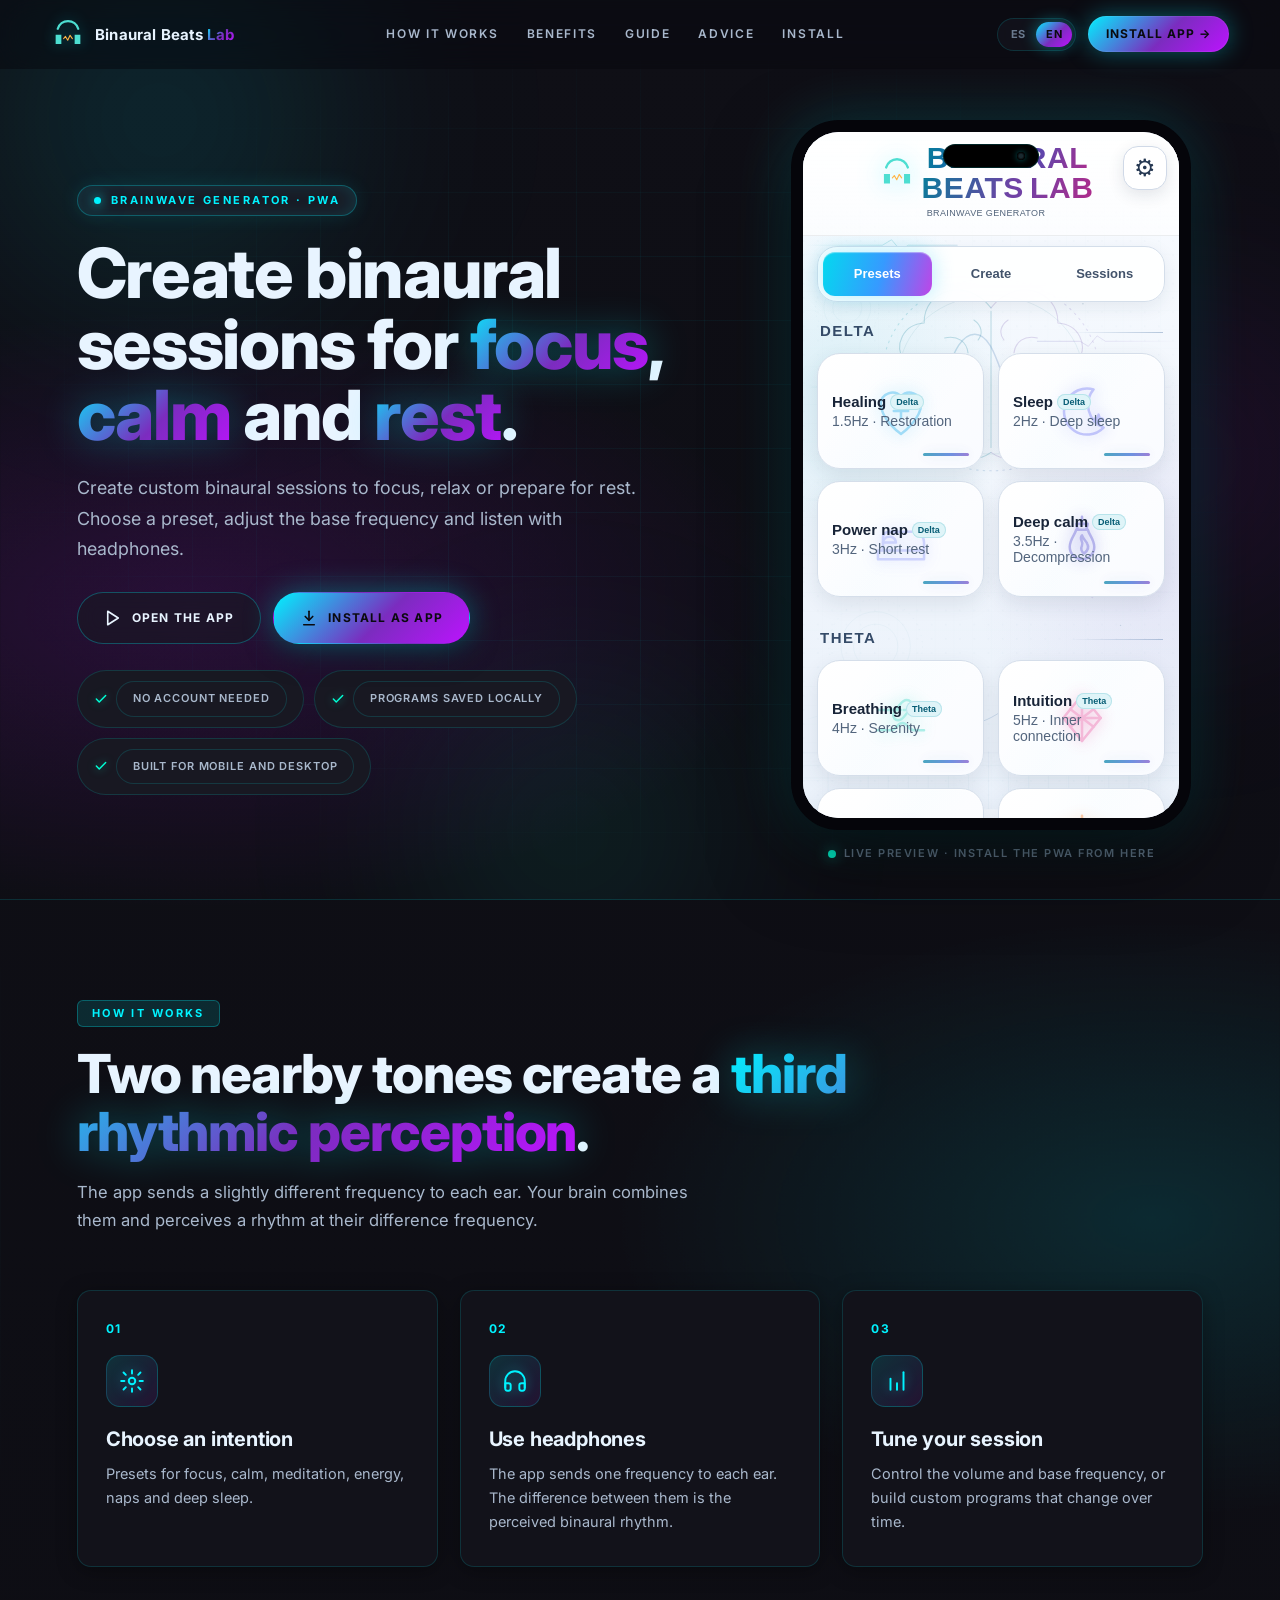
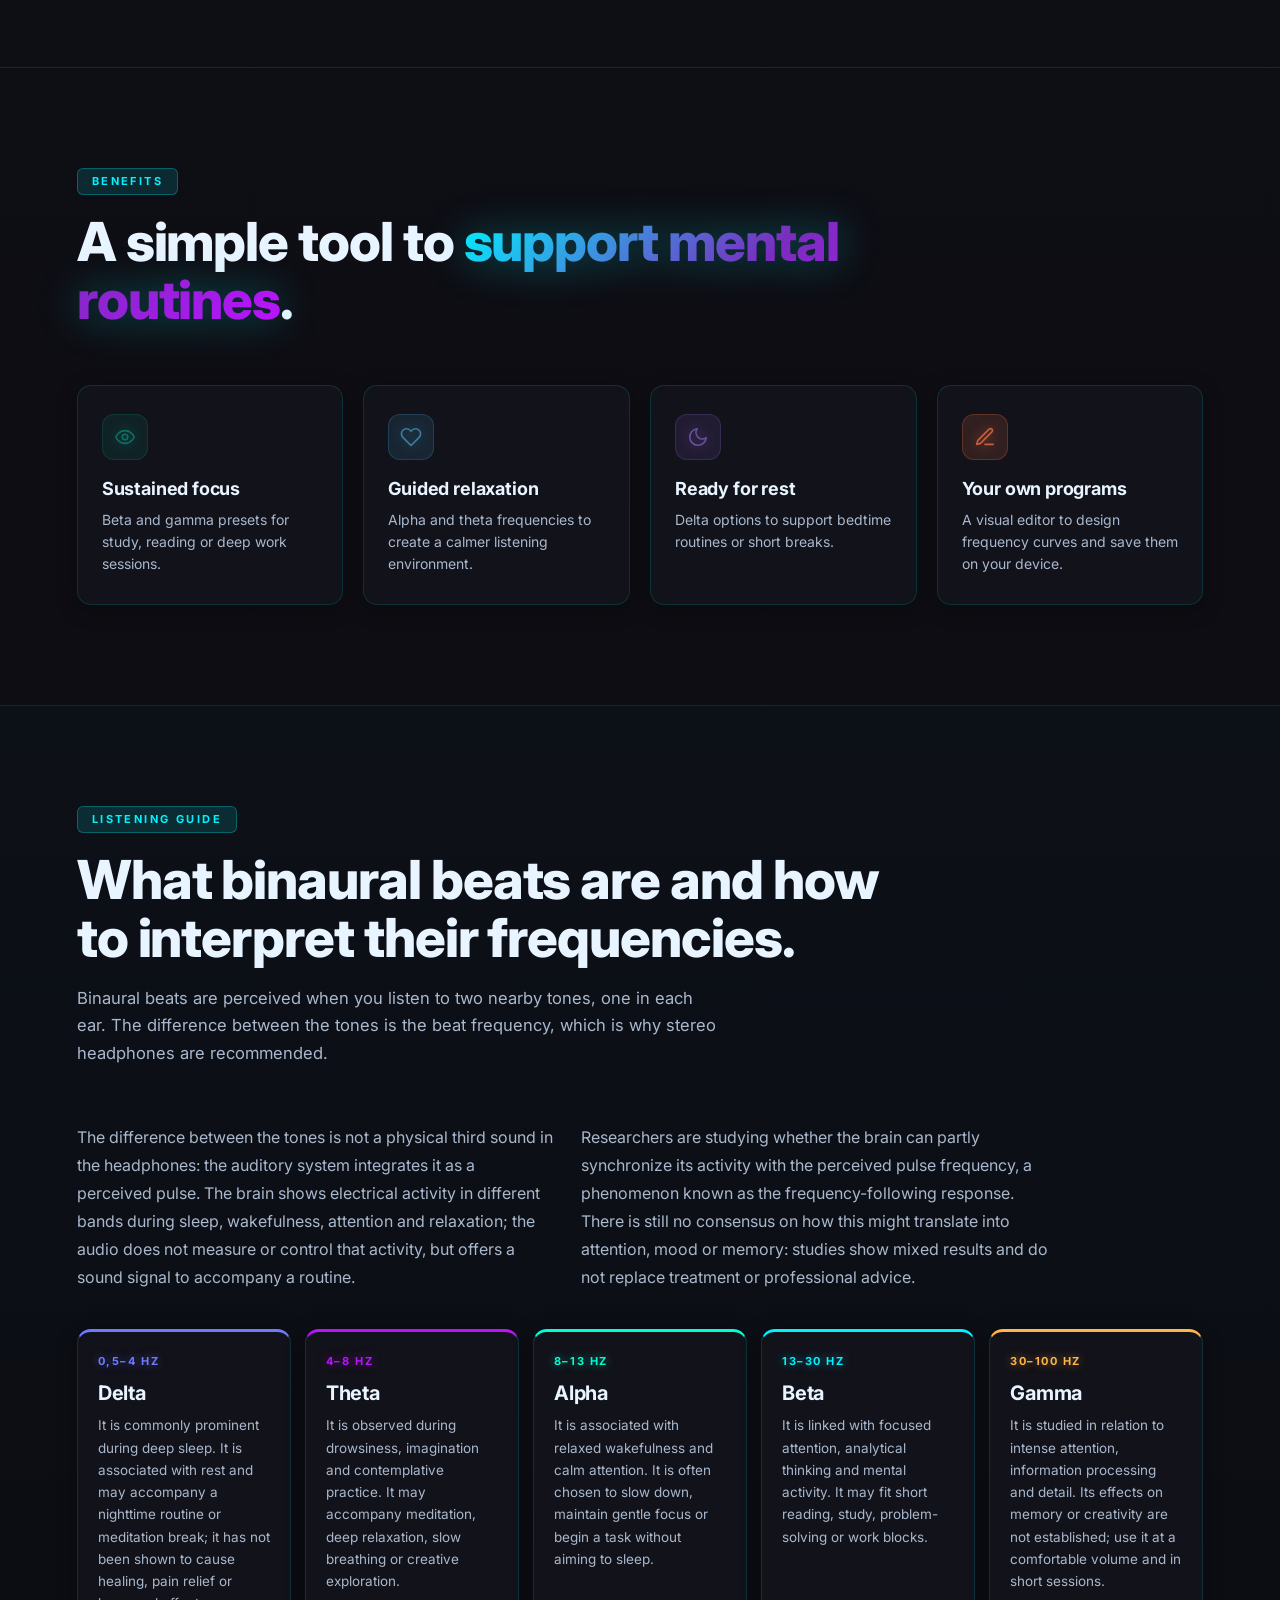
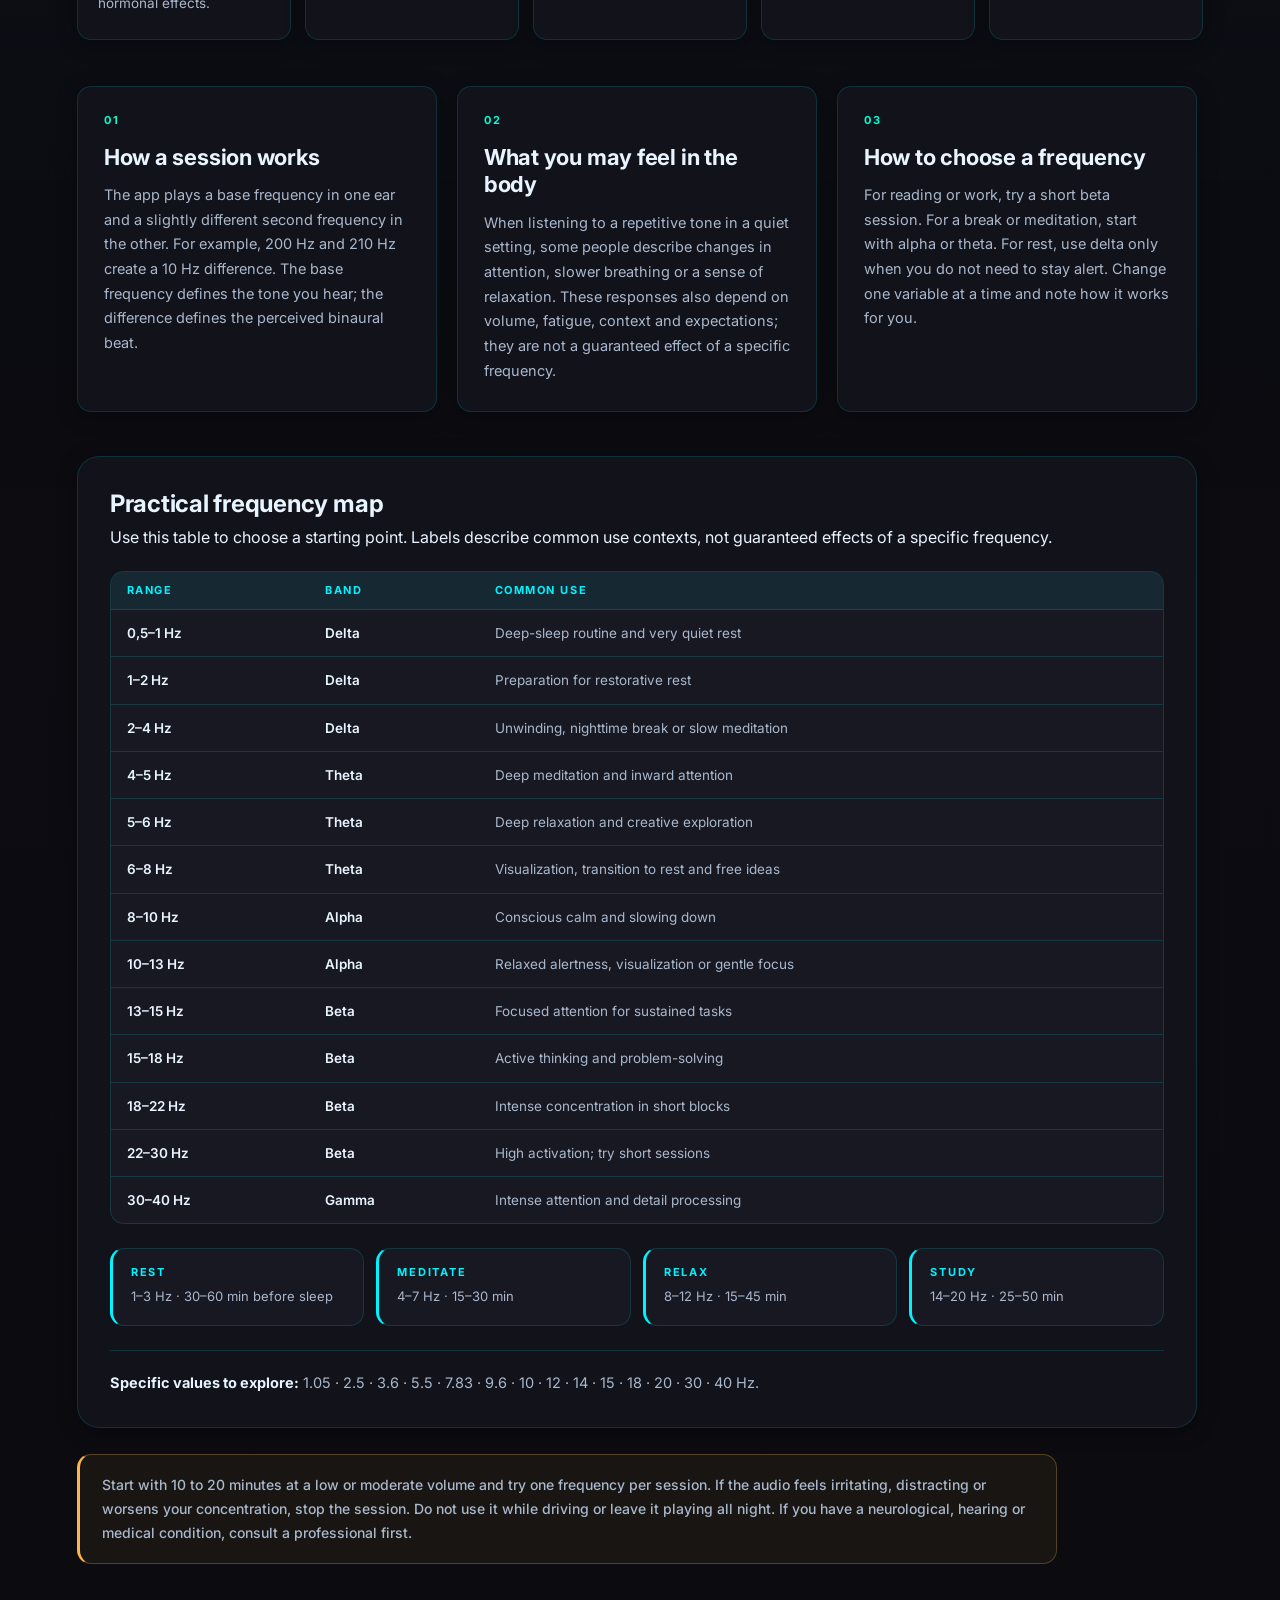
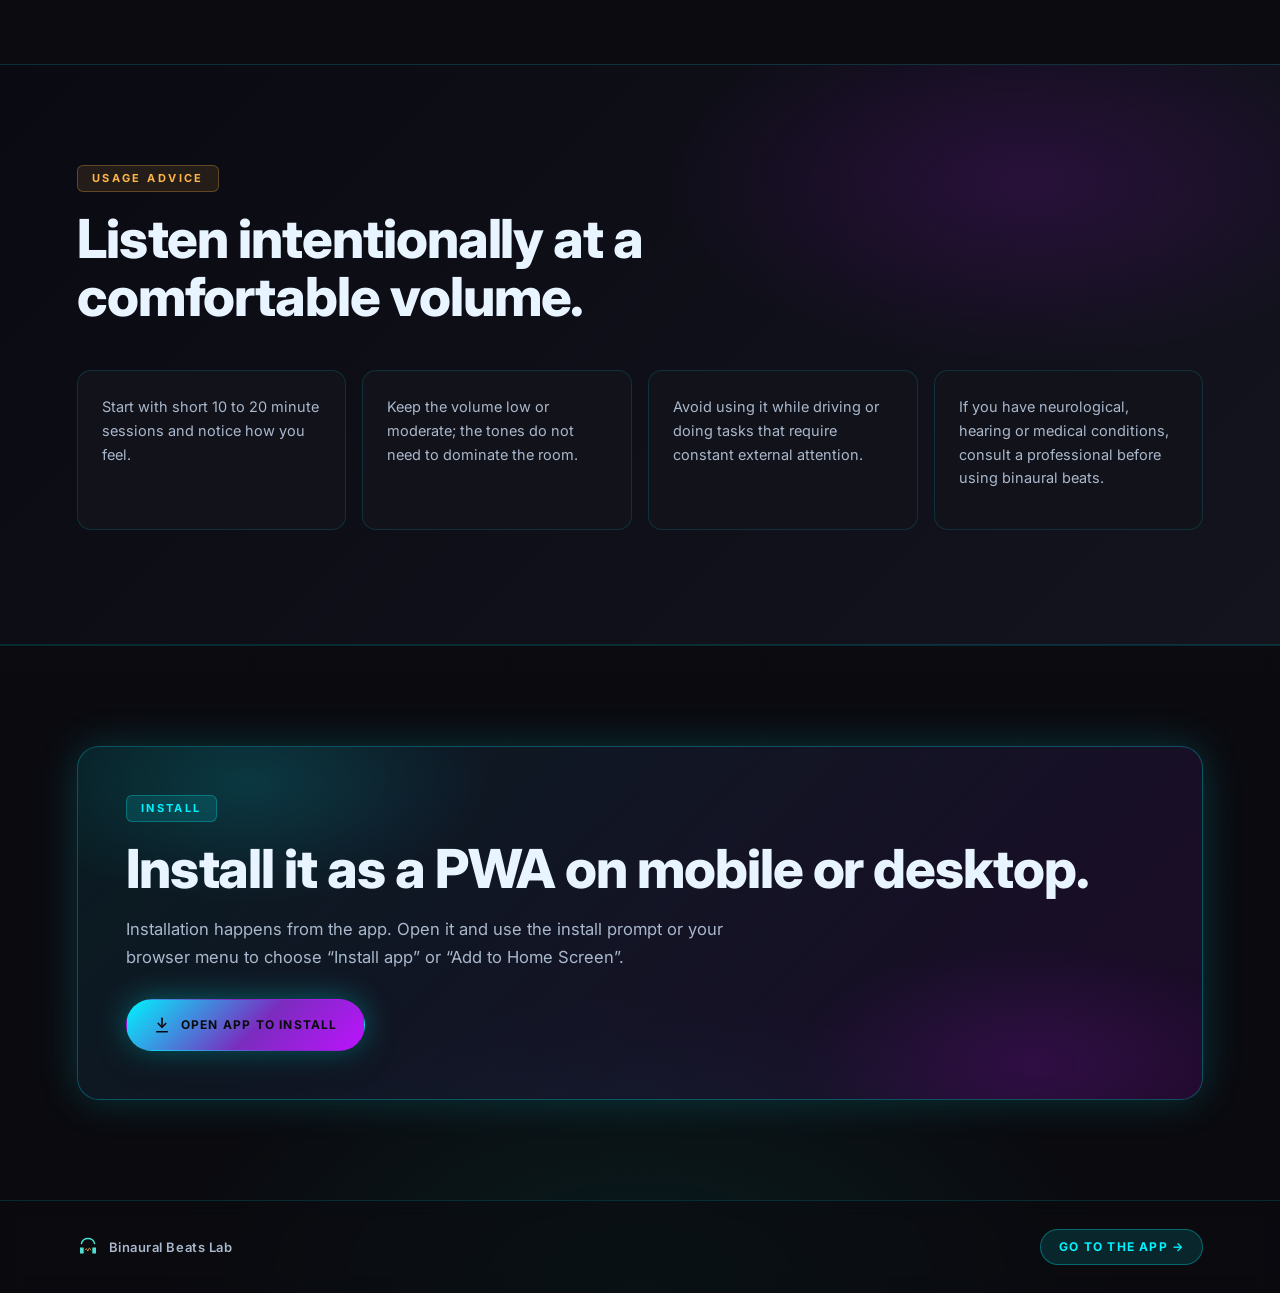
<file: index.html>
<!doctype html>
<html lang="es">
<head>
<meta charset="utf-8" />
<meta name="viewport" content="width=device-width,initial-scale=1,viewport-fit=cover" />
<meta name="theme-color" content="#0a1a1f" />
<meta name="description" content="Binaural Beats Lab — Generador de ondas cerebrales para foco, calma y descanso. PWA instalable, funciona sin cuenta." data-i18n-content="metaDescription" />
<title data-i18n="pageTitle">Binaural Beats Lab · Ritmos binaurales para foco, calma y descanso</title>
<link rel="icon" href="./app/icon.svg?v=36" type="image/svg+xml" />
<link rel="apple-touch-icon" href="./app/icon-192.png?v=43" />
<link rel="preconnect" href="https://fonts.googleapis.com" />
<link rel="preconnect" href="https://fonts.gstatic.com" crossorigin />
<link href="https://fonts.googleapis.com/css2?family=Fraunces:opsz,wght@9..144,400;9..144,500;9..144,600;9..144,700;9..144,800&family=Inter:wght@400;500;600;700;800&display=swap" rel="stylesheet" />
<link rel="stylesheet" href="./landing.css" />
</head>
<body>

<div class="bg-decor" aria-hidden="true">
  <div class="blob blob-1"></div>
  <div class="blob blob-2"></div>
  <div class="blob blob-3"></div>
  <div class="grid-overlay"></div>
</div>

<header class="site-header" id="siteHeader">
  <a class="brand" href="#top" aria-label="Binaural Beats Lab — inicio" data-i18n-aria-label="homeLabel">
    <svg class="brand-icon" viewBox="0 0 512 512" aria-hidden="true" focusable="false">
      <path d="M102 177a160 160 0 0 1 308 0" fill="none" stroke="#4dded1" stroke-width="34" stroke-linecap="round"/>
      <path d="M70 269h86v138H70zM356 269h86v138h-86z" fill="#4dded1"/>
      <path d="m190 325 28-33 34 59 35-75 35 49" fill="none" stroke="#ffb547" stroke-width="16" stroke-linecap="round" stroke-linejoin="round"/>
    </svg>
    <span>Binaural Beats <em>Lab</em></span>
  </a>
  <nav class="main-nav" aria-label="Navegación principal" data-i18n-aria-label="mainNavigation">
    <a href="#funciona" data-i18n="howItWorks">Cómo funciona</a>
    <a href="#beneficios" data-i18n="benefits">Beneficios</a>
    <a href="#guia" data-i18n="guide">Guía</a>
    <a href="#consejos" data-i18n="advice">Consejos</a>
    <a href="#instalar" data-i18n="install">Instalar</a>
  </nav>
  <div class="header-controls">
    <div class="language-switch">
      <button type="button" data-language="es" aria-pressed="true">ES</button>
      <button type="button" data-language="en" aria-pressed="false">EN</button>
    </div>
    <a class="header-action" href="./app/?install=1" data-i18n="openAppShort">Install app →</a>
  </div>
</header>

<main id="top">

  <section class="hero">
    <div class="hero-inner">
      <span class="eyebrow">
        <span class="dot"></span>
        <span data-i18n="eyebrow">Generador de ondas cerebrales · PWA</span>
      </span>
      <h1><span data-i18n="heroHeadingStart">Crea sesiones binaurales para</span> <span class="grad-text" data-i18n="focus">foco</span>, <span class="grad-text" data-i18n="calm">calma</span> <span data-i18n="heroHeadingAnd">y</span> <span class="grad-text" data-i18n="rest">descanso</span>.</h1>
      <p class="hero-text" data-i18n="heroText">Crea sesiones binaurales personalizadas para concentrarte, relajarte o preparar el descanso. Elige una presintonía, ajusta la frecuencia base y escucha con auriculares.</p>

      <div class="hero-actions">
        <a class="button ghost" href="./app/">
          <svg width="18" height="18" viewBox="0 0 24 24" fill="none" stroke="currentColor" stroke-width="2.2" stroke-linecap="round" stroke-linejoin="round"><polygon points="5 3 19 12 5 21 5 3"/></svg>
          <span data-i18n="openApplication">Abrir la aplicación</span>
        </a>
        <a class="button primary" href="./app/?install=1">
          <svg width="18" height="18" viewBox="0 0 24 24" fill="none" stroke="currentColor" stroke-width="2.2" stroke-linecap="round" stroke-linejoin="round"><path d="M12 3v12"/><path d="m7 10 5 5 5-5"/><path d="M5 21h14"/></svg>
          <span data-i18n="installAsApp">Instalar como app</span>
        </a>
      </div>

      <div class="trust-row" role="list">
        <span role="listitem">
          <svg width="14" height="14" viewBox="0 0 24 24" fill="none" stroke="currentColor" stroke-width="2.5" stroke-linecap="round" stroke-linejoin="round"><path d="M20 6 9 17l-5-5"/></svg>
          <span data-i18n="noAccount">Funciona sin cuenta</span>
        </span>
        <span role="listitem">
          <svg width="14" height="14" viewBox="0 0 24 24" fill="none" stroke="currentColor" stroke-width="2.5" stroke-linecap="round" stroke-linejoin="round"><path d="M20 6 9 17l-5-5"/></svg>
          <span data-i18n="savedLocally">Guarda programas localmente</span>
        </span>
        <span role="listitem">
          <svg width="14" height="14" viewBox="0 0 24 24" fill="none" stroke="currentColor" stroke-width="2.5" stroke-linecap="round" stroke-linejoin="round"><path d="M20 6 9 17l-5-5"/></svg>
          <span data-i18n="mobileAndDesktop">Diseñada para móvil y PC</span>
        </span>
      </div>
    </div>

    <div class="hero-visual">
      <div class="phone-frame" aria-hidden="false">
        <div class="phone-notch"></div>
        <div class="phone-glow"></div>
        <iframe src="./app/" title="Binaural Beats Lab" loading="lazy"></iframe>
      </div>
      <div class="hero-caption">
        <span class="live-dot"></span>
        <span data-i18n="livePreview">Vista previa en vivo · la PWA se instala desde aquí</span>
      </div>
    </div>
  </section>

  <section class="section" id="funciona">
    <div class="section-intro reveal">
      <span class="section-kicker" data-i18n="howItWorks">Cómo funciona</span>
      <h2><span data-i18n="howHeadingStart">Dos tonos cercanos crean una</span> <span class="grad-text" data-i18n="thirdRhythm">tercera percepción rítmica</span>.</h2>
      <p class="section-lead" data-i18n="howLead">La app envía una frecuencia ligeramente distinta a cada oído. Tu cerebro integra ambas y percibe un ritmo a la frecuencia de la diferencia.</p>
    </div>

    <div class="steps reveal">
      <article class="step">
        <div class="step-num">01</div>
        <div class="step-icon" aria-hidden="true">
          <svg viewBox="0 0 24 24" fill="none" stroke="currentColor" stroke-width="1.8" stroke-linecap="round" stroke-linejoin="round"><circle cx="12" cy="12" r="3"/><path d="M12 2v3"/><path d="M12 19v3"/><path d="m4.2 4.2 2.1 2.1"/><path d="m17.7 17.7 2.1 2.1"/><path d="M2 12h3"/><path d="M19 12h3"/><path d="m4.2 19.8 2.1-2.1"/><path d="m17.7 6.3 2.1-2.1"/></svg>
        </div>
        <h3 data-i18n="stepOneTitle">Elige una intención</h3>
        <p data-i18n="stepOneText">Presets orientados a foco, calma, meditación, energía, siesta o sueño profundo.</p>
      </article>
      <article class="step">
        <div class="step-num">02</div>
        <div class="step-icon" aria-hidden="true">
          <svg viewBox="0 0 24 24" fill="none" stroke="currentColor" stroke-width="1.8" stroke-linecap="round" stroke-linejoin="round"><path d="M3 18v-6a9 9 0 0 1 18 0v6"/><path d="M21 19a2 2 0 0 1-2 2h-1a2 2 0 0 1-2-2v-3a2 2 0 0 1 2-2h3zM3 19a2 2 0 0 0 2 2h1a2 2 0 0 0 2-2v-3a2 2 0 0 0-2-2H3z"/></svg>
        </div>
        <h3 data-i18n="stepTwoTitle">Usa auriculares</h3>
        <p data-i18n="stepTwoText">La app envía una frecuencia a cada oído. La diferencia entre ambas es el ritmo binaural percibido.</p>
      </article>
      <article class="step">
        <div class="step-num">03</div>
        <div class="step-icon" aria-hidden="true">
          <svg viewBox="0 0 24 24" fill="none" stroke="currentColor" stroke-width="1.8" stroke-linecap="round" stroke-linejoin="round"><path d="M12 20v-6"/><path d="M6 20V10"/><path d="M18 20V4"/></svg>
        </div>
        <h3 data-i18n="stepThreeTitle">Ajusta tu sesión</h3>
        <p data-i18n="stepThreeText">Controla volumen y frecuencia base, o crea programas personalizados con cambios en el tiempo.</p>
      </article>
    </div>
  </section>

  <section class="section" id="beneficios">
    <div class="section-intro reveal">
      <span class="section-kicker" data-i18n="benefits">Beneficios</span>
      <h2><span data-i18n="benefitsHeadingStart">Una herramienta sencilla para</span> <span class="grad-text" data-i18n="mentalRoutines">acompañar rutinas mentales</span>.</h2>
    </div>

    <div class="benefit-grid reveal">
      <article class="benefit">
        <div class="benefit-icon" style="--accent:#0d6f62">
          <svg viewBox="0 0 24 24" fill="none" stroke="currentColor" stroke-width="1.8" stroke-linecap="round" stroke-linejoin="round"><path d="M2 12s3-7 10-7 10 7 10 7-3 7-10 7S2 12 2 12z"/><circle cx="12" cy="12" r="3"/></svg>
        </div>
        <h3 data-i18n="focusTitle">Foco sostenido</h3>
        <p data-i18n="focusText">Presets beta y gamma para sesiones de estudio, lectura o trabajo profundo.</p>
      </article>
      <article class="benefit">
        <div class="benefit-icon" style="--accent:#3b7ea1">
          <svg viewBox="0 0 24 24" fill="none" stroke="currentColor" stroke-width="1.8" stroke-linecap="round" stroke-linejoin="round"><path d="M20.84 4.61a5.5 5.5 0 0 0-7.78 0L12 5.67l-1.06-1.06a5.5 5.5 0 0 0-7.78 7.78l1.06 1.06L12 21.23l7.78-7.78 1.06-1.06a5.5 5.5 0 0 0 0-7.78z"/></svg>
        </div>
        <h3 data-i18n="relaxationTitle">Relajación guiada</h3>
        <p data-i18n="relaxationText">Frecuencias alpha y theta para crear un entorno auditivo más calmado.</p>
      </article>
      <article class="benefit">
        <div class="benefit-icon" style="--accent:#6b4ea0">
          <svg viewBox="0 0 24 24" fill="none" stroke="currentColor" stroke-width="1.8" stroke-linecap="round" stroke-linejoin="round"><path d="M21 12.79A9 9 0 1 1 11.21 3 7 7 0 0 0 21 12.79z"/></svg>
        </div>
        <h3 data-i18n="restTitle">Descanso preparado</h3>
        <p data-i18n="restText">Opciones delta para acompañar rutinas nocturnas o pausas breves.</p>
      </article>
      <article class="benefit">
        <div class="benefit-icon" style="--accent:#c85f3d">
          <svg viewBox="0 0 24 24" fill="none" stroke="currentColor" stroke-width="1.8" stroke-linecap="round" stroke-linejoin="round"><path d="M12 20h9"/><path d="M16.5 3.5a2.121 2.121 0 1 1 3 3L7 19l-4 1 1-4z"/></svg>
        </div>
        <h3 data-i18n="programsTitle">Programas propios</h3>
        <p data-i18n="programsText">Editor visual para diseñar curvas de frecuencia y guardarlas en el dispositivo.</p>
      </article>
    </div>
  </section>

  <section class="section tutorial-section" id="guia">
    <div class="section-intro reveal">
      <span class="section-kicker" data-i18n="guideKicker">Guía de escucha</span>
      <h2 data-i18n="guideHeading">Qué son los ritmos binaurales y cómo interpretar sus frecuencias.</h2>
      <p class="section-lead" data-i18n="guideLead">Los ritmos binaurales se perciben al escuchar dos tonos cercanos, uno por cada oído. La diferencia entre ambos tonos es la frecuencia de batido; por eso se recomiendan auriculares estéreo.</p>
    </div>

    <div class="tutorial-copy reveal">
      <p data-i18n="guideMechanism">La diferencia entre los tonos no es un tercer sonido físico en los auriculares: el sistema auditivo la integra como un pulso percibido. El cerebro muestra actividad eléctrica en distintas bandas durante el sueño, la vigilia, la atención o la relajación; el audio no mide ni controla esa actividad, sino que ofrece una señal sonora para acompañar una rutina.</p>
      <p data-i18n="guideEvidence">Se estudia si el cerebro puede sincronizar parcialmente su actividad con la frecuencia del pulso percibido, un fenómeno conocido como respuesta de seguimiento de frecuencia. Aún no hay consenso sobre cómo se traduciría eso en atención, estado de ánimo o memoria: los estudios muestran resultados mixtos y no reemplazan tratamiento ni consejo profesional.</p>
    </div>

    <div class="wave-guide reveal">
      <article class="wave-guide-item delta">
        <span class="wave-range">0,5–4 Hz</span>
        <h3 data-i18n="deltaGuideTitle">Delta</h3>
        <p data-i18n="deltaGuideText">Predomina habitualmente durante el sueño profundo. Se usa como fondo para rutinas nocturnas o pausas de descanso.</p>
      </article>
      <article class="wave-guide-item theta">
        <span class="wave-range">4–8 Hz</span>
        <h3 data-i18n="thetaGuideTitle">Theta</h3>
        <p data-i18n="thetaGuideText">Se observa en somnolencia, imaginación y prácticas contemplativas. Puede acompañar meditación o respiración pausada.</p>
      </article>
      <article class="wave-guide-item alpha">
        <span class="wave-range">8–13 Hz</span>
        <h3 data-i18n="alphaGuideTitle">Alpha</h3>
        <p data-i18n="alphaGuideText">Se asocia con relajación despierta y atención tranquila. Suele elegirse para bajar el ritmo sin buscar dormir.</p>
      </article>
      <article class="wave-guide-item beta">
        <span class="wave-range">13–30 Hz</span>
        <h3 data-i18n="betaGuideTitle">Beta</h3>
        <p data-i18n="betaGuideText">Se vincula con atención y actividad mental. Puede encajar en bloques breves de lectura, estudio o trabajo.</p>
      </article>
      <article class="wave-guide-item gamma">
        <span class="wave-range">30–100 Hz</span>
        <h3 data-i18n="gammaGuideTitle">Gamma</h3>
        <p data-i18n="gammaGuideText">Se estudia en relación con procesamiento intenso de información. Úsala con volumen cómodo y en sesiones cortas.</p>
      </article>
    </div>

    <div class="tutorial-deep-dive reveal">
      <article>
        <span class="tutorial-index">01</span>
        <h3 data-i18n="guideSessionTitle">Cómo transcurre una sesión</h3>
        <p data-i18n="guideSessionText">La aplicación reproduce una frecuencia base en un oído y una segunda frecuencia ligeramente distinta en el otro. Por ejemplo, 200 Hz y 210 Hz producen una diferencia de 10 Hz. La frecuencia base define el tono que oyes; la diferencia define el batido binaural percibido.</p>
      </article>
      <article>
        <span class="tutorial-index">02</span>
        <h3 data-i18n="guideBodyTitle">Qué puede sentirse en el cuerpo</h3>
        <p data-i18n="guideBodyText">Al escuchar un tono repetitivo en un entorno tranquilo, algunas personas describen cambios de atención, respiración más pausada o una sensación de relajación. Estas respuestas también dependen del volumen, el cansancio, el contexto y las expectativas; no son un efecto asegurado de una frecuencia concreta.</p>
      </article>
      <article>
        <span class="tutorial-index">03</span>
        <h3 data-i18n="guideChoiceTitle">Cómo elegir una frecuencia</h3>
        <p data-i18n="guideChoiceText">Para lectura o trabajo, prueba una sesión beta breve. Para una pausa o meditación, comienza con alpha o theta. Para descansar, usa delta sólo cuando no necesites mantenerte alerta. Cambia una variable por vez y anota cómo te resulta.</p>
      </article>
    </div>

    <section class="frequency-reference reveal" aria-labelledby="frequency-reference-title">
      <div>
        <h3 id="frequency-reference-title" data-i18n="frequencyReferenceTitle">Mapa práctico de frecuencias</h3>
        <p data-i18n="frequencyReferenceText">Usa esta tabla para elegir un punto de partida. Las etiquetas describen contextos de uso habituales, no efectos garantizados de una frecuencia concreta.</p>
      </div>
      <div class="frequency-table-wrap">
        <table class="frequency-table">
          <thead><tr><th data-i18n="frequencyTableRange">Rango</th><th data-i18n="frequencyTableBand">Banda</th><th data-i18n="frequencyTableUse">Uso habitual</th></tr></thead>
          <tbody>
            <tr><td>0,5–1 Hz</td><td>Delta</td><td data-i18n="frequencyDeltaOne">Rutina de sueño profundo y descanso muy tranquilo</td></tr>
            <tr><td>1–2 Hz</td><td>Delta</td><td data-i18n="frequencyDeltaTwo">Preparación para descanso reparador</td></tr>
            <tr><td>2–4 Hz</td><td>Delta</td><td data-i18n="frequencyDeltaThree">Desconexión, pausa nocturna o meditación lenta</td></tr>
            <tr><td>4–5 Hz</td><td>Theta</td><td data-i18n="frequencyThetaOne">Meditación profunda y atención interior</td></tr>
            <tr><td>5–6 Hz</td><td>Theta</td><td data-i18n="frequencyThetaTwo">Relajación profunda y exploración creativa</td></tr>
            <tr><td>6–8 Hz</td><td>Theta</td><td data-i18n="frequencyThetaThree">Visualización, transición al descanso e ideas libres</td></tr>
            <tr><td>8–10 Hz</td><td>Alpha</td><td data-i18n="frequencyAlphaOne">Calma consciente y reducción del ritmo</td></tr>
            <tr><td>10–13 Hz</td><td>Alpha</td><td data-i18n="frequencyAlphaTwo">Relajación alerta, visualización o foco sereno</td></tr>
            <tr><td>13–15 Hz</td><td>Beta</td><td data-i18n="frequencyBetaOne">Atención focalizada para tareas sostenidas</td></tr>
            <tr><td>15–18 Hz</td><td>Beta</td><td data-i18n="frequencyBetaTwo">Pensamiento activo y resolución de problemas</td></tr>
            <tr><td>18–22 Hz</td><td>Beta</td><td data-i18n="frequencyBetaThree">Concentración intensa en bloques breves</td></tr>
            <tr><td>22–30 Hz</td><td>Beta</td><td data-i18n="frequencyBetaFour">Activación alta; prueba sesiones cortas</td></tr>
            <tr><td>30–40 Hz</td><td>Gamma</td><td data-i18n="frequencyGamma">Atención intensa y procesamiento de detalle</td></tr>
          </tbody>
        </table>
      </div>
      <div class="frequency-use-grid">
        <article><h4 data-i18n="goalSleep">Descansar</h4><p data-i18n="goalSleepText">1–3 Hz · 30–60 min antes de dormir</p></article>
        <article><h4 data-i18n="goalMeditate">Meditar</h4><p data-i18n="goalMeditateText">4–7 Hz · 15–30 min</p></article>
        <article><h4 data-i18n="goalRelax">Relajarse</h4><p data-i18n="goalRelaxText">8–12 Hz · 15–45 min</p></article>
        <article><h4 data-i18n="goalStudy">Estudiar</h4><p data-i18n="goalStudyText">14–20 Hz · 25–50 min</p></article>
      </div>
      <p class="frequency-examples"><b data-i18n="frequencyExamplesTitle">Valores concretos para explorar:</b> <span data-i18n="frequencyExamplesText">1,05 · 2,5 · 3,6 · 5,5 · 7,83 · 9,6 · 10 · 12 · 14 · 15 · 18 · 20 · 30 · 40 Hz.</span></p>
    </section>

    <aside class="tutorial-note reveal" data-i18n="guideNote">Empieza con 10 a 20 minutos a volumen bajo o medio y prueba una sola frecuencia por sesión. Si el audio resulta irritante, distrae o empeora tu concentración, detén la sesión. No la uses al conducir ni la dejes sonando toda la noche. Si tienes una condición neurológica, auditiva o médica, consulta antes con un profesional.</aside>
  </section>

  <section class="section advice-band" id="consejos">
    <div class="section-intro reveal">
      <span class="section-kicker" data-i18n="adviceKicker">Consejos de uso</span>
      <h2 data-i18n="adviceHeading">Escucha con intención y volumen cómodo.</h2>
    </div>

    <div class="advice-list reveal">
      <p data-i18n="adviceOne">Empieza con sesiones cortas de 10 a 20 minutos y observa cómo te sientes.</p>
      <p data-i18n="adviceTwo">Mantén el volumen bajo o medio; no hace falta que los tonos dominen el ambiente.</p>
      <p data-i18n="adviceThree">Evita usarla mientras conduces o realizas tareas que requieran atención externa constante.</p>
      <p data-i18n="adviceFour">Si tienes condiciones neurológicas, auditivas o médicas, consulta con un profesional antes de usar ritmos binaurales.</p>
    </div>
  </section>

  <section class="section" id="instalar">
    <div class="install-section reveal">
      <div class="install-text">
        <span class="section-kicker" data-i18n="install">Instalación</span>
        <h2 data-i18n="installHeading">Instálala como PWA en móvil o escritorio.</h2>
        <p class="section-lead" data-i18n="installLead">La instalación se realiza desde la aplicación. Ábrela y usa el aviso de instalación o el menú del navegador para elegir “Instalar aplicación” o “Añadir a pantalla de inicio”.</p>
        <div class="install-actions">
          <a class="button primary" href="./app/?install=1">
            <svg width="18" height="18" viewBox="0 0 24 24" fill="none" stroke="currentColor" stroke-width="2.2" stroke-linecap="round" stroke-linejoin="round"><path d="M12 3v12"/><path d="m7 10 5 5 5-5"/><path d="M5 21h14"/></svg>
            <span data-i18n="openToInstall">Abrir app para instalar</span>
          </a>
        </div>
      </div>

    </div>
  </section>

</main>

<footer class="site-footer">
  <div class="footer-brand">
    <svg class="footer-brand-icon" viewBox="0 0 512 512" aria-hidden="true" focusable="false">
      <path d="M102 177a160 160 0 0 1 308 0" fill="none" stroke="#4dded1" stroke-width="34" stroke-linecap="round"/>
      <path d="M70 269h86v138H70zM356 269h86v138h-86z" fill="#4dded1"/>
      <path d="m190 325 28-33 34 59 35-75 35 49" fill="none" stroke="#ffb547" stroke-width="16" stroke-linecap="round" stroke-linejoin="round"/>
    </svg>
    <span>Binaural Beats Lab</span>
  </div>
  <a class="footer-cta" href="./app/" data-i18n="goToApp">Ir a la aplicación →</a>
</footer>

<script src="./landing.js"></script>
</body>
</html>
</file>
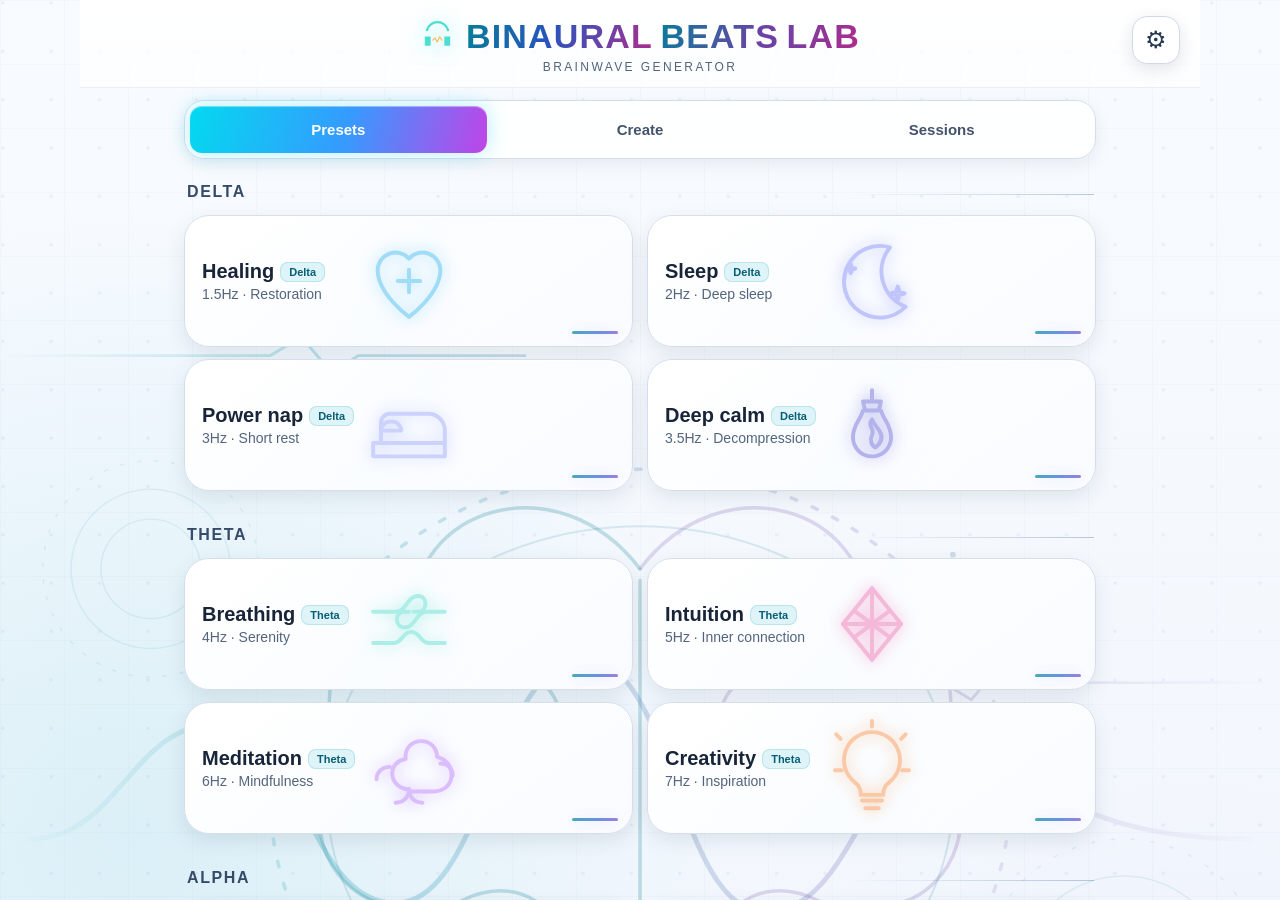
<file: app/index.html>
<!DOCTYPE html>
<html lang="es">
<head>
<meta charset="UTF-8">
<meta name="viewport" content="width=device-width, initial-scale=1, viewport-fit=cover">
<meta name="theme-color" content="#05091b">
<meta name="apple-mobile-web-app-capable" content="yes">
<meta name="apple-mobile-web-app-status-bar-style" content="black-translucent">
<title>Binaural Beats Lab</title>
<link rel="manifest" href="./manifest.json">
<link rel="icon" href="./icon.svg?v=36" type="image/svg+xml">
<link rel="apple-touch-icon" href="./icon-192.png?v=43">
<link rel="stylesheet" href="./styles.css">
</head>
<body>

<header>
  <button class="settings-trigger" id="settingsTrigger" type="button" aria-label="Abrir ajustes">⚙</button>
  <h1 class="brand-title">
    <img class="app-title-icon" src="./icon.svg?v=36" alt="">
    <span class="title-copy"><span class="title-word word-binaural">BINAURAL</span><span class="title-word word-beats">BEATS</span><span class="title-word word-lab">LAB</span></span>
  </h1>
  <p data-i18n="tagline">Generador de ondas cerebrales</p>
</header>

<main>
  <div class="tabs" role="tablist" aria-label="Secciones">
    <button class="tab active" id="tab-presets" type="button" role="tab" aria-selected="true" aria-controls="view-presets" tabindex="0" data-view="presets" data-i18n="presetsTab">Presintonías</button>
    <button class="tab" id="tab-editor" type="button" role="tab" aria-selected="false" aria-controls="view-editor" tabindex="-1" data-view="editor" data-i18n="editorTab">Crear</button>
    <button class="tab" id="tab-saved" type="button" role="tab" aria-selected="false" aria-controls="view-saved" tabindex="-1" data-view="saved" data-i18n="savedTab">Sesiones</button>
  </div>

  <section class="global-playback" id="globalPlayback" aria-live="polite" hidden>
    <div class="global-playback-heading">
      <strong data-i18n="playing">▶ Reproduciendo</strong>
      <button class="global-stop-btn" id="globalStopBtn" type="button" data-i18n="stop">■ DETENER</button>
    </div>
    <canvas class="visualizer" id="visualizer"></canvas>
  </section>

  <!-- VISTA PRESETS -->
  <div class="view active" id="view-presets" role="tabpanel" aria-labelledby="tab-presets" tabindex="0">
    <div class="presets" id="presetGrid"></div>

    <div class="player hidden" id="playerPanel">
      <button class="close-player" id="closePlayerBtn" aria-label="Volver a las presintonías"><span aria-hidden="true">←</span><span data-i18n="closePlayer">Volver</span></button>
      <div class="player-title" id="playerTitle" data-i18n="player">Reproductor</div>
      <div class="player-mode" id="currentMode" data-i18n="selectPreset">Selecciona un preset</div>

      <div class="slider-group">
        <div class="slider-label"><span data-i18n="baseFrequency">Frecuencia base</span><b><span id="baseVal">200</span> Hz</b></div>
        <input type="range" id="baseFreq" min="100" max="300" value="200" step="1">
      </div>
      <div class="slider-group">
        <div class="slider-label"><span data-i18n="volume">Volumen</span><b><span id="volVal">20</span>%</b></div>
        <input type="range" id="volume" min="0" max="100" value="20">
      </div>

      <button class="play-btn" id="playBtn" data-i18n="start">▶  INICIAR</button>

      <section class="preset-details" id="presetDetails" aria-live="polite">
        <p class="preset-details-description" id="presetDetailsDescription"></p>
        <p class="preset-details-effects"><b data-i18n="suggestedUse">Uso sugerido</b><span id="presetDetailsEffects"></span></p>
        <p class="preset-details-note" data-i18n="effectsNote">Las respuestas varían entre personas; estas asociaciones no sustituyen atención médica ni garantizan resultados.</p>
      </section>
    </div>
  </div>

  <!-- VISTA EDITOR -->
  <div class="view" id="view-editor" role="tabpanel" aria-labelledby="tab-editor" tabindex="0">
    <div class="info-box">
      <b data-i18n="howToUse">¿Cómo usar?</b> <span data-i18n="editorHelp">Añade tramos con una frecuencia y duración. La suma de los tramos forma la sintonía completa.</span>
    </div>

    <div class="segment-summary">
      <span><b id="segmentCount">0</b> <span data-i18n="segments">tramos</span></span>
      <span><span data-i18n="totalDuration">Duración total</span>: <b id="durVal">0:00</b></span>
    </div>
    <div class="segment-list" id="segmentList"></div>
    <button class="add-segment-btn" id="addSegmentBtn" type="button">＋ <span data-i18n="addSegment">Añadir tramo</span></button>

    <div class="editor-tools">
      <button class="tool-btn tool-btn-import" id="importClipboardBtn" type="button"><svg class="action-icon" viewBox="0 0 24 24" aria-hidden="true" focusable="false"><path d="M12 3v12m-5-5 5 5 5-5M5 17v4h14v-4"/></svg><span data-i18n="importClipboard">Importar del portapapeles</span></button>
      <button class="tool-btn" id="clearBtn">⌫ <span data-i18n="clear">Limpiar</span></button>
      <button class="tool-btn" id="saveBtn">▣ <span data-i18n="save">Guardar</span></button>
      <button class="tool-btn primary" id="playCustomBtn">▶ <span data-i18n="play">Reproducir</span></button>
    </div>

    <div class="slider-group">
      <div class="slider-label"><span data-i18n="baseFrequency">Frecuencia base</span><b><span id="baseVal2">200</span> Hz</b></div>
      <input type="range" id="baseFreq2" min="100" max="300" value="200" step="1">
    </div>
  </div>

  <!-- VISTA GUARDADOS -->
  <div class="view" id="view-saved" role="tabpanel" aria-labelledby="tab-saved" tabindex="0">
    <div class="info-box" data-i18n="savedInfo">Tus programas personalizados se guardan localmente en este dispositivo.</div>
    <div class="saved-list" id="savedList"></div>
  </div>

  <!-- VISTA ONDAS CEREBRALES -->
  <div class="view" id="view-brainwaves" hidden>
    <div class="info-box">
      <b data-i18n="brainwavesIntroTitle">¿Qué son las ondas cerebrales?</b>
      <span data-i18n="brainwavesIntro">Son patrones de actividad eléctrica del cerebro que se describen por su frecuencia, medida en hercios (Hz). Las asociaciones siguientes son orientativas y no sustituyen consejo médico.</span>
    </div>
    <div class="brainwave-list">
      <article class="brainwave-card"><h3 data-i18n="deltaTitle">Delta · 0,5–4 Hz</h3><p data-i18n="deltaInfo">Se asocia habitualmente con el sueño profundo y el descanso.</p></article>
      <article class="brainwave-card"><h3 data-i18n="thetaTitle">Theta · 4–8 Hz</h3><p data-i18n="thetaInfo">Se relaciona con relajación profunda, imaginación y meditación.</p></article>
      <article class="brainwave-card"><h3 data-i18n="alphaTitle">Alpha · 8–13 Hz</h3><p data-i18n="alphaInfo">Suele aparecer en estados de calma despierta y relajación.</p></article>
      <article class="brainwave-card"><h3 data-i18n="betaTitle">Beta · 13–30 Hz</h3><p data-i18n="betaInfo">Se vincula normalmente con atención, concentración y actividad mental.</p></article>
      <article class="brainwave-card"><h3 data-i18n="gammaTitle">Gamma · 30–100 Hz</h3><p data-i18n="gammaInfo">Se estudia en relación con procesamiento de información y atención intensa.</p></article>
    </div>
    <div class="info-box">
      <b data-i18n="binauralTitle">¿Cómo funciona esta aplicación?</b>
      <span data-i18n="binauralInfo">La aplicación reproduce dos tonos parecidos: uno en cada oído. La diferencia entre sus frecuencias crea la sensación de un ritmo binaural. Por ejemplo, 200 Hz en un oído y 210 Hz en el otro producen una diferencia de 10 Hz. Se recomienda usar auriculares y mantener un volumen cómodo.</span>
    </div>
  </div>

  <!-- VISTA AJUSTES -->
  <div class="view" id="view-settings">
    <div class="settings-section">
      <h2 data-i18n="languageTitle">Idioma</h2>
      <p data-i18n="languageInfo">Elige el idioma de la aplicación.</p>
      <div class="language-options" aria-label="Idioma">
        <button class="language-option" type="button" data-language="es">Español</button>
        <button class="language-option" type="button" data-language="en">English</button>
      </div>
    </div>
    <div class="settings-section">
      <h2 data-i18n="themeTitle">Tema de la aplicación</h2>
      <p data-i18n="themeInfo">Personaliza la apariencia de Binaural Beats Lab.</p>
      <div class="theme-options">
        <button class="theme-option" type="button" data-theme="dark">
          <strong data-i18n="darkTheme">Oscuro</strong>
          <span data-i18n="darkThemeInfo">Fondo oscuro para sesiones nocturnas.</span>
        </button>
        <button class="theme-option" type="button" data-theme="light">
          <strong data-i18n="lightTheme">Claro</strong>
          <span data-i18n="lightThemeInfo">Interfaz luminosa para el día.</span>
        </button>
      </div>
      <div class="settings-note" data-i18n="settingsSaved">Tus preferencias se guardan automáticamente en este dispositivo.</div>
    </div>
    <div class="settings-section">
      <h2 data-i18n="eightDTitle">Audio 8D</h2>
      <p data-i18n="eightDInfo">Rota el sonido entre los auriculares con un período proporcional a la frecuencia elegida.</p>
      <div class="theme-options toggle-options">
        <button class="theme-option" id="eightDToggle" type="button">
          <strong data-i18n="eightDToggleLabel">Activar audio 8D</strong>
          <span data-i18n="eightDToggleInfo">Opcional. Si está desactivado, el comportamiento es el habitual (sin rotación).</span>
        </button>
      </div>
    </div>
    <button class="settings-close" id="settingsCloseBtn" type="button"><span aria-hidden="true">←</span><span data-i18n="closeSettings">Volver a presintonías</span></button>
  </div>
</main>

<div class="toast" id="toast"></div>
<div class="install-banner" id="installBanner">
  ▣ <span data-i18n="installAsApp">Instalar como app</span>
  <button id="installBtn" data-i18n="install">Instalar</button>
</div>

<script src="./app.js"></script>
</body>
</html>
</file>
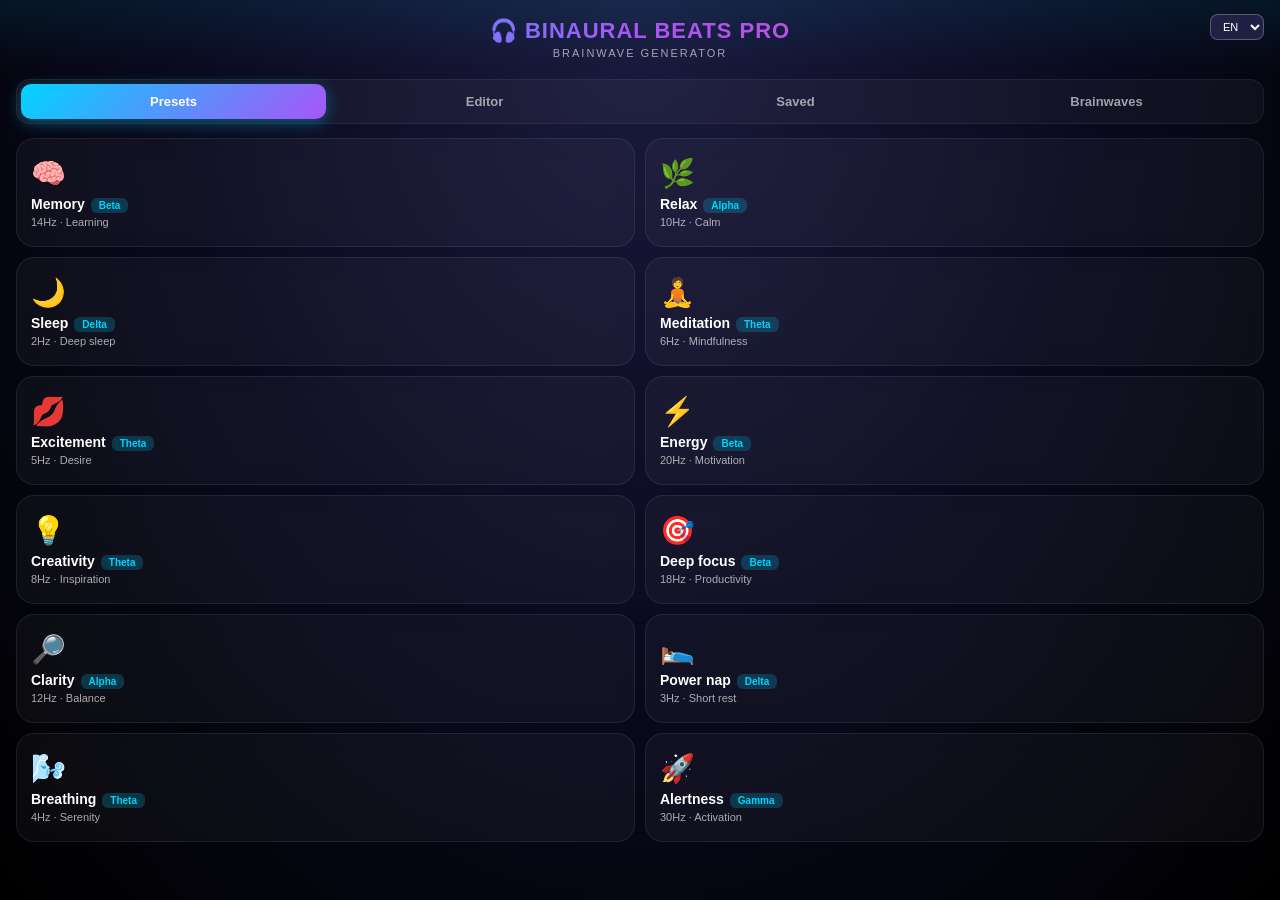
<file: binaural.html>
<!DOCTYPE html>
<html lang="es">
<head>
<meta charset="UTF-8">
<meta name="viewport" content="width=device-width, initial-scale=1, maximum-scale=1, user-scalable=no, viewport-fit=cover">
<meta name="theme-color" content="#0a0a1f">
<meta name="apple-mobile-web-app-capable" content="yes">
<meta name="apple-mobile-web-app-status-bar-style" content="black-translucent">
<title>Binaural Beats Pro</title>
<link rel="manifest" href='data:application/manifest+json,{"name":"Binaural Beats Pro","short_name":"BinauralBeats","start_url":".","display":"standalone","background_color":"%230a0a1f","theme_color":"%230a0a1f","orientation":"portrait","icons":[{"src":"data:image/svg+xml;utf8,<svg xmlns=%22http://www.w3.org/2000/svg%22 viewBox=%220 0 192 192%22><rect width=%22192%22 height=%22192%22 rx=%2240%22 fill=%22%230a0a1f%22/><text x=%2296%22 y=%22120%22 font-size=%2290%22 text-anchor=%22middle%22 fill=%22%2300d4ff%22>♪</text></svg>","sizes":"192x192","type":"image/svg+xml"}]}'>
<link rel="icon" href='data:image/svg+xml;utf8,<svg xmlns="http://www.w3.org/2000/svg" viewBox="0 0 100 100"><text y="80" font-size="80">🎧</text></svg>'>
<style>
  *{margin:0;padding:0;box-sizing:border-box;-webkit-tap-highlight-color:transparent;user-select:none}
  html,body{height:100%;overflow:hidden;font-family:-apple-system,BlinkMacSystemFont,"Segoe UI",Roboto,sans-serif;color:#fff;background:#0a0a1f}
  body{
    background:radial-gradient(ellipse at top,#1a1a3e 0%,#0a0a1f 50%,#000 100%);
    display:flex;flex-direction:column;
    padding-top:env(safe-area-inset-top);
    padding-bottom:env(safe-area-inset-bottom);
  }
  header{
    padding:18px 20px 10px;text-align:center;
    background:linear-gradient(180deg,rgba(0,212,255,0.08),transparent);
  }
  header h1{font-size:22px;font-weight:700;letter-spacing:1px;
    background:linear-gradient(90deg,#00d4ff,#a855f7,#ec4899);
    -webkit-background-clip:text;background-clip:text;color:transparent}
  header p{font-size:11px;opacity:0.6;margin-top:3px;letter-spacing:2px;text-transform:uppercase}
  .language-select{position:absolute;top:14px;right:16px;padding:5px 8px;border:1px solid rgba(255,255,255,0.25);border-radius:8px;background:#202044;color:#fff;font-size:11px}
  .language-select option{color:#111}
  main{flex:1;overflow-y:auto;padding:10px 16px 20px;-webkit-overflow-scrolling:touch}
  .tabs{display:flex;gap:6px;margin-bottom:14px;background:rgba(255,255,255,0.04);padding:4px;border-radius:14px;border:1px solid rgba(255,255,255,0.06)}
  .tab{flex:1;padding:10px;text-align:center;font-size:13px;font-weight:600;border-radius:10px;cursor:pointer;transition:all .25s;opacity:0.6}
  .tab.active{background:linear-gradient(135deg,#00d4ff,#a855f7);opacity:1;box-shadow:0 4px 16px rgba(0,212,255,0.35)}
  .view{display:none;animation:fadeIn .3s}
  .view.active{display:block}
  @keyframes fadeIn{from{opacity:0;transform:translateY(8px)}to{opacity:1;transform:none}}
  .presets{display:grid;grid-template-columns:repeat(2,1fr);gap:10px}
  .preset{
    position:relative;padding:18px 14px;border-radius:18px;
    background:rgba(255,255,255,0.04);
    border:1px solid rgba(255,255,255,0.08);
    backdrop-filter:blur(10px);
    cursor:pointer;transition:all .25s;overflow:hidden;
  }
  .preset::before{
    content:"";position:absolute;inset:0;opacity:0;transition:opacity .25s;
    background:var(--grad);
  }
  .preset:active{transform:scale(0.97)}
  .preset.active::before{opacity:0.18}
  .preset.active{border-color:var(--c1);box-shadow:0 0 24px var(--glow)}
  .preset .icon{font-size:28px;margin-bottom:6px;position:relative}
  .preset .name{font-size:14px;font-weight:700;position:relative}
  .preset .hz{font-size:11px;opacity:0.65;margin-top:3px;position:relative}
  .player{
    position:relative;margin-top:16px;padding:18px;border-radius:22px;
    background:linear-gradient(135deg,rgba(0,212,255,0.1),rgba(168,85,247,0.1));
    border:1px solid rgba(255,255,255,0.08);
    backdrop-filter:blur(20px);
  }
  .player.hidden{display:none}
  .close-player{position:absolute;top:12px;right:12px;z-index:1;display:inline-flex;align-items:center;gap:6px;min-width:44px;min-height:44px;padding:9px 13px;border:1px solid rgba(255,255,255,0.22);border-radius:12px;background:rgba(255,255,255,0.1);color:#fff;font-size:13px;font-weight:700;line-height:1;cursor:pointer;transition:background .2s,transform .2s}
  .close-player:hover,.close-player:focus-visible{background:rgba(0,212,255,0.25);outline:2px solid #00d4ff;outline-offset:2px}
  .close-player:active{transform:scale(0.96)}
  .player-title{padding-right:130px;font-size:13px;opacity:0.7;margin-bottom:10px;text-transform:uppercase;letter-spacing:1.5px}
  @media (max-width:480px){
    .close-player{position:relative;top:auto;right:auto;display:flex;width:max-content;align-self:flex-end;margin:0 0 10px auto}
    .player-title{padding-right:0}
  }
  .player-mode{font-size:20px;font-weight:700;margin-bottom:14px}
  .slider-group{margin-bottom:14px}
  .slider-label{display:flex;justify-content:space-between;font-size:12px;opacity:0.75;margin-bottom:6px}
  .slider-label b{color:#00d4ff;font-weight:600}
  input[type=range]{width:100%;-webkit-appearance:none;height:6px;border-radius:3px;background:rgba(255,255,255,0.1);outline:none}
  input[type=range]::-webkit-slider-thumb{-webkit-appearance:none;width:22px;height:22px;border-radius:50%;background:linear-gradient(135deg,#00d4ff,#a855f7);cursor:pointer;box-shadow:0 2px 10px rgba(0,212,255,0.5)}
  input[type=range]::-moz-range-thumb{width:22px;height:22px;border-radius:50%;background:linear-gradient(135deg,#00d4ff,#a855f7);cursor:pointer;border:none}
  .play-btn{
    width:100%;padding:16px;margin-top:8px;border:none;border-radius:16px;
    background:linear-gradient(135deg,#00d4ff,#a855f7);
    color:#fff;font-size:16px;font-weight:700;letter-spacing:1px;
    cursor:pointer;transition:all .2s;
    box-shadow:0 6px 20px rgba(0,212,255,0.35);
  }
  .play-btn:active{transform:scale(0.98)}
  .play-btn.playing{background:linear-gradient(135deg,#ec4899,#a855f7)}
  .visualizer{display:block;width:100%;height:60px;margin-top:14px;border-radius:12px;background:rgba(0,0,0,0.3);overflow:hidden}
  /* Editor */
  .editor-tools{display:flex;gap:8px;margin-bottom:10px;flex-wrap:wrap}
  .tool-btn{flex:1;min-width:80px;padding:10px;border-radius:12px;border:1px solid rgba(255,255,255,0.1);background:rgba(255,255,255,0.04);color:#fff;font-size:12px;font-weight:600;cursor:pointer}
  .tool-btn:active{background:rgba(0,212,255,0.2)}
  .tool-btn.primary{background:linear-gradient(135deg,#00d4ff,#a855f7);border:none}
  .canvas-wrap{position:relative;border-radius:16px;overflow:hidden;background:rgba(0,0,0,0.4);border:1px solid rgba(255,255,255,0.08);margin-bottom:12px}
  canvas#editor{display:block;width:100%;height:260px;touch-action:none}
  .canvas-labels{position:absolute;inset:0;pointer-events:none;font-size:10px;opacity:0.5}
  .canvas-labels span{position:absolute}
  .yl{left:4px;top:4px}.ym{left:4px;top:50%;transform:translateY(-50%)}.yb{left:4px;bottom:4px}
  .xl{bottom:4px;left:50%;transform:translateX(-50%)}
  .info-box{padding:12px;border-radius:12px;background:rgba(0,212,255,0.08);border:1px solid rgba(0,212,255,0.2);font-size:12px;line-height:1.5;margin-bottom:12px}
  .info-box b{color:#00d4ff}
  .brainwave-list{display:grid;gap:8px}
  .brainwave-card{padding:14px;border-radius:12px;background:rgba(255,255,255,0.04);border:1px solid rgba(255,255,255,0.08)}
  .brainwave-card h3{font-size:14px;margin-bottom:4px}
  .brainwave-card p{font-size:12px;line-height:1.45;opacity:0.75}
  .saved-list{display:flex;flex-direction:column;gap:8px;margin-top:10px}
  .saved-item{display:flex;align-items:center;justify-content:space-between;padding:12px 14px;border-radius:12px;background:rgba(255,255,255,0.04);border:1px solid rgba(255,255,255,0.08)}
  .saved-item .name{font-size:13px;font-weight:600}
  .saved-item .meta{font-size:10px;opacity:0.6;margin-top:2px}
  .saved-item button{padding:6px 10px;border-radius:8px;border:none;background:rgba(255,255,255,0.1);color:#fff;font-size:11px;cursor:pointer;margin-left:4px}
  .saved-item button.del{background:rgba(239,68,68,0.2);color:#fca5a5}
  .empty{text-align:center;padding:30px 20px;opacity:0.5;font-size:13px}
  .toast{position:fixed;bottom:30px;left:50%;transform:translateX(-50%) translateY(100px);background:rgba(0,0,0,0.9);color:#fff;padding:12px 20px;border-radius:24px;font-size:13px;border:1px solid rgba(0,212,255,0.3);transition:transform .3s;z-index:1000;backdrop-filter:blur(10px)}
  .toast.show{transform:translateX(-50%) translateY(0)}
  .install-banner{position:fixed;bottom:20px;left:16px;right:16px;padding:14px;border-radius:16px;background:linear-gradient(135deg,rgba(0,212,255,0.2),rgba(168,85,247,0.2));border:1px solid rgba(0,212,255,0.3);backdrop-filter:blur(20px);display:none;z-index:50;font-size:13px}
  .install-banner button{margin-left:8px;padding:6px 12px;border-radius:8px;border:none;background:#fff;color:#0a0a1f;font-weight:700;font-size:12px;cursor:pointer}
  .wave-badge{display:inline-block;padding:2px 8px;border-radius:6px;font-size:10px;font-weight:700;margin-left:6px;background:rgba(0,212,255,0.2);color:#00d4ff}
</style>
</head>
<body>

<header>
  <select class="language-select" id="languageSelect" aria-label="Idioma">
    <option value="es">ES</option>
    <option value="en">EN</option>
  </select>
  <h1>🎧 BINAURAL BEATS PRO</h1>
  <p data-i18n="tagline">Generador de ondas cerebrales</p>
</header>

<main>
  <div class="tabs">
    <div class="tab active" data-view="presets" data-i18n="presetsTab">Presintonías</div>
    <div class="tab" data-view="editor" data-i18n="editorTab">Editor</div>
    <div class="tab" data-view="saved" data-i18n="savedTab">Guardados</div>
    <div class="tab" data-view="brainwaves" data-i18n="brainwavesTab">Ondas</div>
  </div>

  <!-- VISTA PRESETS -->
  <div class="view active" id="view-presets">
    <div class="presets" id="presetGrid"></div>

    <div class="player hidden" id="playerPanel">
      <button class="close-player" id="closePlayerBtn" aria-label="Volver a las presintonías"><span aria-hidden="true">←</span><span data-i18n="closePlayer">Volver</span></button>
      <div class="player-title" data-i18n="player">Reproductor</div>
      <div class="player-mode" id="currentMode" data-i18n="selectPreset">Selecciona un preset</div>

      <div class="slider-group">
        <div class="slider-label"><span data-i18n="baseFrequency">Frecuencia base</span><b><span id="baseVal">200</span> Hz</b></div>
        <input type="range" id="baseFreq" min="100" max="500" value="200" step="1">
      </div>
      <div class="slider-group">
        <div class="slider-label"><span data-i18n="volume">Volumen</span><b><span id="volVal">50</span>%</b></div>
        <input type="range" id="volume" min="0" max="100" value="50">
      </div>

      <button class="play-btn" id="playBtn" data-i18n="start">▶  INICIAR</button>

      <canvas class="visualizer" id="visualizer"></canvas>
    </div>
  </div>

  <!-- VISTA EDITOR -->
  <div class="view" id="view-editor">
    <div class="info-box">
      <b data-i18n="howToUse">¿Cómo usar?</b> <span data-i18n="editorHelp">Toca el gráfico para añadir puntos. Arrástralos para definir la frecuencia del batido binaural a lo largo del tiempo. La línea muestra la diferencia entre oídos (Hz).</span>
    </div>

    <div class="canvas-wrap">
      <canvas id="editor"></canvas>
      <div class="canvas-labels">
        <span class="yl">40 Hz</span>
        <span class="ym">20 Hz</span>
        <span class="yb">0 Hz</span>
        <span class="xl" data-i18n="time">Tiempo →</span>
      </div>
    </div>

    <div class="editor-tools">
      <button class="tool-btn" id="clearBtn">🗑 <span data-i18n="clear">Limpiar</span></button>
      <button class="tool-btn" id="saveBtn">💾 <span data-i18n="save">Guardar</span></button>
      <button class="tool-btn primary" id="playCustomBtn">▶ <span data-i18n="play">Reproducir</span></button>
    </div>

    <div class="slider-group">
      <div class="slider-label"><span data-i18n="totalDuration">Duración total</span><b><span id="durVal">60</span>s</b></div>
      <input type="range" id="duration" min="10" max="600" value="60" step="5">
    </div>
    <div class="slider-group">
      <div class="slider-label"><span data-i18n="baseFrequency">Frecuencia base</span><b><span id="baseVal2">200</span> Hz</b></div>
      <input type="range" id="baseFreq2" min="100" max="500" value="200" step="1">
    </div>
  </div>

  <!-- VISTA GUARDADOS -->
  <div class="view" id="view-saved">
    <div class="info-box" data-i18n="savedInfo">Tus programas personalizados se guardan localmente en este dispositivo.</div>
    <div class="saved-list" id="savedList"></div>
  </div>

  <!-- VISTA ONDAS CEREBRALES -->
  <div class="view" id="view-brainwaves">
    <div class="info-box">
      <b data-i18n="brainwavesIntroTitle">¿Qué son las ondas cerebrales?</b>
      <span data-i18n="brainwavesIntro">Son patrones de actividad eléctrica del cerebro que se describen por su frecuencia, medida en hercios (Hz). Las asociaciones siguientes son orientativas y no sustituyen consejo médico.</span>
    </div>
    <div class="brainwave-list">
      <article class="brainwave-card"><h3 data-i18n="deltaTitle">Delta · 0,5–4 Hz</h3><p data-i18n="deltaInfo">Se asocia habitualmente con el sueño profundo y el descanso.</p></article>
      <article class="brainwave-card"><h3 data-i18n="thetaTitle">Theta · 4–8 Hz</h3><p data-i18n="thetaInfo">Se relaciona con relajación profunda, imaginación y meditación.</p></article>
      <article class="brainwave-card"><h3 data-i18n="alphaTitle">Alpha · 8–13 Hz</h3><p data-i18n="alphaInfo">Suele aparecer en estados de calma despierta y relajación.</p></article>
      <article class="brainwave-card"><h3 data-i18n="betaTitle">Beta · 13–30 Hz</h3><p data-i18n="betaInfo">Se vincula normalmente con atención, concentración y actividad mental.</p></article>
      <article class="brainwave-card"><h3 data-i18n="gammaTitle">Gamma · 30–100 Hz</h3><p data-i18n="gammaInfo">Se estudia en relación con procesamiento de información y atención intensa.</p></article>
    </div>
    <div class="info-box">
      <b data-i18n="binauralTitle">¿Cómo funciona esta aplicación?</b>
      <span data-i18n="binauralInfo">La aplicación reproduce dos tonos parecidos: uno en cada oído. La diferencia entre sus frecuencias crea la sensación de un ritmo binaural. Por ejemplo, 200 Hz en un oído y 210 Hz en el otro producen una diferencia de 10 Hz. Se recomienda usar auriculares y mantener un volumen cómodo.</span>
    </div>
  </div>
</main>

<div class="toast" id="toast"></div>
<div class="install-banner" id="installBanner">
  📲 <span data-i18n="installAsApp">Instalar como app</span>
  <button id="installBtn" data-i18n="install">Instalar</button>
</div>

<script>
/* ============ PWA ============ */
if('serviceWorker' in navigator){
  const swCode = `self.addEventListener('install',e=>self.skipWaiting());
self.addEventListener('activate',e=>self.clients.claim());
self.addEventListener('fetch',e=>{
  e.respondWith(fetch(e.request).catch(()=>caches.match(e.request)));
});`;
  const swBlob = new Blob([swCode],{type:'application/javascript'});
  const swUrl = URL.createObjectURL(swBlob);
  navigator.serviceWorker.register(swUrl).catch(()=>{});
}
let deferredPrompt;
window.addEventListener('beforeinstallprompt',e=>{
  deferredPrompt=e;
  document.getElementById('installBanner').style.display='block';
});
document.getElementById('installBtn').onclick=async()=>{
  if(deferredPrompt){deferredPrompt.prompt();deferredPrompt=null;document.getElementById('installBanner').style.display='none';}
};

/* ============ PRESETS ============ */
const TRANSLATIONS={
  es:{tagline:'Generador de ondas cerebrales',presetsTab:'Presintonías',editorTab:'Editor',savedTab:'Guardados',player:'Reproductor',selectPreset:'Selecciona una presintonía',baseFrequency:'Frecuencia base',volume:'Volumen',start:'▶  INICIAR',stop:'■  DETENER',howToUse:'¿Cómo usar?',editorHelp:'Toca el gráfico para añadir puntos. Arrástralos para definir la frecuencia del batido binaural a lo largo del tiempo. La línea muestra la diferencia entre oídos (Hz).',time:'Tiempo →',clear:'Limpiar',save:'Guardar',play:'Reproducir',totalDuration:'Duración total',savedInfo:'Tus programas personalizados se guardan localmente en este dispositivo.',installAsApp:'Instalar como app',install:'Instalar',addPoints:'Toca para añadir puntos',selectFirst:'Selecciona una presintonía primero',needTwo:'Añade al menos 2 puntos al gráfico',needTwoShort:'Añade al menos 2 puntos',finished:'Programa finalizado',programName:'Nombre del programa:',myProgram:'Mi programa',saved:'✓ Programa guardado',empty:'No hay programas guardados aún.<br>Crea uno en el Editor.',load:'Cargar',delete:'Eliminar',deleted:'Eliminado',loaded:'Cargado en el editor',playing:'▶ Reproduciendo',confirmDelete:'¿Eliminar este programa?',points:'puntos',base:'Base',presets:{memoria:['Memoria','Aprendizaje','Beta 14Hz - Concentración y memoria'],relax:['Relajarse','Calma','Alpha 10Hz - Relajación profunda'],dormir:['Dormir','Sueño profundo','Delta 2Hz - Sueño profundo'],meditar:['Meditación','Atención plena','Theta 6Hz - Meditación'],deseo:['Excitación','Deseo','Theta 5Hz - Sensualidad'],energia:['Energía','Motivación','Beta 20Hz - Energía']}},
  en:{tagline:'Brainwave generator',presetsTab:'Presets',editorTab:'Editor',savedTab:'Saved',player:'Player',selectPreset:'Select a preset',baseFrequency:'Base frequency',volume:'Volume',start:'▶  START',stop:'■  STOP',howToUse:'How to use',editorHelp:'Tap the graph to add points. Drag them to define the binaural beat frequency over time. The line shows the difference between ears (Hz).',time:'Time →',clear:'Clear',save:'Save',play:'Play',totalDuration:'Total duration',savedInfo:'Your custom programs are stored locally on this device.',installAsApp:'Install as app',install:'Install',addPoints:'Tap to add points',selectFirst:'Select a preset first',needTwo:'Add at least 2 points to the graph',needTwoShort:'Add at least 2 points',finished:'Program finished',programName:'Program name:',myProgram:'My program',saved:'✓ Program saved',empty:'No saved programs yet.<br>Create one in the Editor.',load:'Load',delete:'Delete',deleted:'Deleted',loaded:'Loaded in editor',playing:'▶ Playing',confirmDelete:'Delete this program?',points:'points',base:'Base',presets:{memoria:['Memory','Learning','Beta 14Hz - Focus and memory'],relax:['Relax','Calm','Alpha 10Hz - Deep relaxation'],dormir:['Sleep','Deep sleep','Delta 2Hz - Deep sleep'],meditar:['Meditation','Mindfulness','Theta 6Hz - Meditation'],deseo:['Excitement','Desire','Theta 5Hz - Sensuality'],energia:['Energy','Motivation','Beta 20Hz - Energy']}}
};
Object.assign(TRANSLATIONS.es.presets,{
  creatividad:['Creatividad','Inspiración','Theta 8Hz - Flujo creativo'],
  enfoque:['Enfoque profundo','Productividad','Beta 18Hz - Atención sostenida'],
  claridad:['Claridad','Equilibrio','Alpha 12Hz - Claridad mental'],
  siesta:['Siesta','Descanso breve','Delta 3Hz - Descanso reparador'],
  respiracion:['Respiración','Serenidad','Theta 4Hz - Respiración consciente'],
  alerta:['Alerta','Activación','Gamma 30Hz - Estado de alerta']
});
Object.assign(TRANSLATIONS.en.presets,{
  creatividad:['Creativity','Inspiration','Theta 8Hz - Creative flow'],
  enfoque:['Deep focus','Productivity','Beta 18Hz - Sustained attention'],
  claridad:['Clarity','Balance','Alpha 12Hz - Mental clarity'],
  siesta:['Power nap','Short rest','Delta 3Hz - Restorative rest'],
  respiracion:['Breathing','Serenity','Theta 4Hz - Mindful breathing'],
  alerta:['Alertness','Activation','Gamma 30Hz - Alert state']
});
Object.assign(TRANSLATIONS.es,{
  brainwavesTab:'Ondas',brainwavesIntroTitle:'¿Qué son las ondas cerebrales?',brainwavesIntro:'Son patrones de actividad eléctrica del cerebro que se describen por su frecuencia, medida en hercios (Hz). Las asociaciones siguientes son orientativas y no sustituyen consejo médico.',deltaTitle:'Delta · 0,5–4 Hz',deltaInfo:'Se asocia habitualmente con el sueño profundo y el descanso.',thetaTitle:'Theta · 4–8 Hz',thetaInfo:'Se relaciona con relajación profunda, imaginación y meditación.',alphaTitle:'Alpha · 8–13 Hz',alphaInfo:'Suele aparecer en estados de calma despierta y relajación.',betaTitle:'Beta · 13–30 Hz',betaInfo:'Se vincula normalmente con atención, concentración y actividad mental.',gammaTitle:'Gamma · 30–100 Hz',gammaInfo:'Se estudia en relación con procesamiento de información y atención intensa.',binauralTitle:'¿Cómo funciona esta aplicación?',binauralInfo:'La aplicación reproduce dos tonos parecidos: uno en cada oído. La diferencia entre sus frecuencias crea la sensación de un ritmo binaural. Por ejemplo, 200 Hz en un oído y 210 Hz en el otro producen una diferencia de 10 Hz. Se recomienda usar auriculares y mantener un volumen cómodo.'
});
Object.assign(TRANSLATIONS.en,{
  brainwavesTab:'Brainwaves',brainwavesIntroTitle:'What are brainwaves?',brainwavesIntro:'They are patterns of electrical activity in the brain described by their frequency, measured in hertz (Hz). The associations below are general guidance and are not medical advice.',deltaTitle:'Delta · 0.5–4 Hz',deltaInfo:'Commonly associated with deep sleep and rest.',thetaTitle:'Theta · 4–8 Hz',thetaInfo:'Related to deep relaxation, imagination and meditation.',alphaTitle:'Alpha · 8–13 Hz',alphaInfo:'Often present during relaxed, awake states and calm.',betaTitle:'Beta · 13–30 Hz',betaInfo:'Usually linked with attention, concentration and mental activity.',gammaTitle:'Gamma · 30–100 Hz',gammaInfo:'Studied in relation to information processing and intense attention.',binauralTitle:'How does this application work?',binauralInfo:'The application plays two similar tones, one in each ear. The difference between their frequencies creates the perception of a binaural beat. For example, 200 Hz in one ear and 210 Hz in the other create a 10 Hz difference. Headphones and a comfortable volume are recommended.'
});
TRANSLATIONS.es.closePlayer='Volver';
TRANSLATIONS.es.closePlayerAria='Volver a las presintonías';
TRANSLATIONS.en.closePlayer='Back';
TRANSLATIONS.en.closePlayerAria='Back to presets';
let language=localStorage.getItem('bb_language')||((navigator.language||'es').toLowerCase().startsWith('en')?'en':'es');
const t=key=>TRANSLATIONS[language][key]||key;
function translateStatic(){
  document.documentElement.lang=language;
  document.querySelectorAll('[data-i18n]').forEach(el=>{el.innerHTML=t(el.dataset.i18n);});
  document.getElementById('languageSelect').value=language;
  document.getElementById('closePlayerBtn').setAttribute('aria-label',t('closePlayerAria'));
}
const PRESETS = [
  {id:'memoria',name:'Memoria',sub:'Aprendizaje',icon:'🧠',beat:14,base:200,wave:'Beta',grad:'linear-gradient(135deg,#00d4ff,#0066ff)',c1:'#00d4ff',glow:'rgba(0,212,255,0.4)',desc:'Beta 14Hz - Concentración y memoria'},
  {id:'relax',name:'Relajarse',sub:'Calma',icon:'🌿',beat:10,base:200,wave:'Alpha',grad:'linear-gradient(135deg,#10b981,#059669)',c1:'#10b981',glow:'rgba(16,185,129,0.4)',desc:'Alpha 10Hz - Relajación profunda'},
  {id:'dormir',name:'Dormir',sub:'Sueño profundo',icon:'🌙',beat:2,base:180,wave:'Delta',grad:'linear-gradient(135deg,#6366f1,#312e81)',c1:'#6366f1',glow:'rgba(99,102,241,0.4)',desc:'Delta 2Hz - Sueño profundo'},
  {id:'meditar',name:'Meditación',sub:'Atención plena',icon:'🧘',beat:6,base:200,wave:'Theta',grad:'linear-gradient(135deg,#a855f7,#7e22ce)',c1:'#a855f7',glow:'rgba(168,85,247,0.4)',desc:'Theta 6Hz - Meditación'},
  {id:'deseo',name:'Excitación',sub:'Deseo',icon:'💋',beat:5,base:210,wave:'Theta',grad:'linear-gradient(135deg,#ec4899,#be185d)',c1:'#ec4899',glow:'rgba(236,72,153,0.4)',desc:'Theta 5Hz - Sensualidad'},
  {id:'energia',name:'Energía',sub:'Motivación',icon:'⚡',beat:20,base:220,wave:'Beta',grad:'linear-gradient(135deg,#f59e0b,#dc2626)',c1:'#f59e0b',glow:'rgba(245,158,11,0.4)',desc:'Beta 20Hz - Energía'},
  {id:'creatividad',name:'Creatividad',sub:'Inspiración',icon:'💡',beat:8,base:210,wave:'Theta',grad:'linear-gradient(135deg,#f97316,#ea580c)',c1:'#f97316',glow:'rgba(249,115,22,0.4)',desc:'Theta 8Hz - Flujo creativo'},
  {id:'enfoque',name:'Enfoque profundo',sub:'Productividad',icon:'🎯',beat:18,base:220,wave:'Beta',grad:'linear-gradient(135deg,#14b8a6,#0f766e)',c1:'#14b8a6',glow:'rgba(20,184,166,0.4)',desc:'Beta 18Hz - Atención sostenida'},
  {id:'claridad',name:'Claridad',sub:'Equilibrio',icon:'🔎',beat:12,base:200,wave:'Alpha',grad:'linear-gradient(135deg,#38bdf8,#0284c7)',c1:'#38bdf8',glow:'rgba(56,189,248,0.4)',desc:'Alpha 12Hz - Claridad mental'},
  {id:'siesta',name:'Siesta',sub:'Descanso breve',icon:'🛌',beat:3,base:180,wave:'Delta',grad:'linear-gradient(135deg,#818cf8,#4f46e5)',c1:'#818cf8',glow:'rgba(129,140,248,0.4)',desc:'Delta 3Hz - Descanso reparador'},
  {id:'respiracion',name:'Respiración',sub:'Serenidad',icon:'🌬️',beat:4,base:190,wave:'Theta',grad:'linear-gradient(135deg,#2dd4bf,#0d9488)',c1:'#2dd4bf',glow:'rgba(45,212,191,0.4)',desc:'Theta 4Hz - Respiración consciente'},
  {id:'alerta',name:'Alerta',sub:'Activación',icon:'🚀',beat:30,base:240,wave:'Gamma',grad:'linear-gradient(135deg,#facc15,#eab308)',c1:'#facc15',glow:'rgba(250,204,21,0.4)',desc:'Gamma 30Hz - Estado de alerta'}
];

/* ============ AUDIO ENGINE ============ */
let audioCtx=null, leftOsc=null, rightOsc=null, merger=null, gainNode=null, analyser=null;
let isPlaying=false, currentPreset=null, animId=null;
let customPlayData=null, customStartTime=0;

function initAudio(){
  if(audioCtx) return;
  audioCtx=new (window.AudioContext||window.webkitAudioContext)();
  gainNode=audioCtx.createGain();
  gainNode.gain.value=0.5;
  analyser=audioCtx.createAnalyser();
  analyser.fftSize=256;
  merger=audioCtx.createChannelMerger(2);
  gainNode.connect(analyser);
  analyser.connect(audioCtx.destination);
}

function startTone(baseFreq, beatFreq, volume){
  initAudio();
  stopTone();
  leftOsc=audioCtx.createOscillator();
  rightOsc=audioCtx.createOscillator();
  leftOsc.type='sine';
  rightOsc.type='sine';
  leftOsc.frequency.value=baseFreq;
  rightOsc.frequency.value=baseFreq+beatFreq;
  const gL=audioCtx.createGain();
  const gR=audioCtx.createGain();
  gL.gain.value=volume;
  gR.gain.value=volume;
  leftOsc.connect(gL).connect(merger,0,0);
  rightOsc.connect(gR).connect(merger,0,1);
  merger.connect(gainNode);
  leftOsc.start();
  rightOsc.start();
  isPlaying=true;
  startVisualizer();
}

function stopTone(){
  if(leftOsc){try{leftOsc.stop();}catch(e){}leftOsc.disconnect();leftOsc=null;}
  if(rightOsc){try{rightOsc.stop();}catch(e){}rightOsc.disconnect();rightOsc=null;}
  isPlaying=false;
  if(animId){cancelAnimationFrame(animId);animId=null;}
  customPlayData=null;
}

function updateBeat(beatFreq){
  if(rightOsc && currentPreset){
    rightOsc.frequency.setValueAtTime(currentPreset.base+beatFreq, audioCtx.currentTime);
  }
}

/* ============ VISUALIZER ============ */
const vizCanvas=document.getElementById('visualizer');
const vizCtx=vizCanvas.getContext('2d');
function resizeViz(){vizCanvas.width=vizCanvas.offsetWidth*2;vizCanvas.height=vizCanvas.offsetHeight*2;}
resizeViz();
window.addEventListener('resize',resizeViz);

function startVisualizer(){
  if(!analyser) return;
  const data=new Uint8Array(analyser.frequencyBinCount);
  function draw(){
    if(!isPlaying){vizCtx.clearRect(0,0,vizCanvas.width,vizCanvas.height);return;}
    analyser.getByteFrequencyData(data);
    vizCtx.fillStyle='rgba(0,0,0,0.2)';
    vizCtx.fillRect(0,0,vizCanvas.width,vizCanvas.height);
    const barW=vizCanvas.width/data.length*2.5;
    let x=0;
    for(let i=0;i<data.length;i++){
      const h=(data[i]/255)*vizCanvas.height;
      const grad=vizCtx.createLinearGradient(0,vizCanvas.height-h,0,vizCanvas.height);
      grad.addColorStop(0,'#00d4ff');
      grad.addColorStop(1,'#a855f7');
      vizCtx.fillStyle=grad;
      vizCtx.fillRect(x,vizCanvas.height-h,barW-2,h);
      x+=barW;
      if(x>vizCanvas.width) break;
    }
    animId=requestAnimationFrame(draw);
  }
  draw();
}

/* ============ UI PRESETS ============ */
const presetGrid=document.getElementById('presetGrid');
function renderPresetCard(p){
  const card=document.querySelector(`.preset[data-id="${p.id}"]`);
  if(!card) return;
  const text=TRANSLATIONS[language].presets[p.id];
  card.querySelector('.name').innerHTML=`${text[0]}<span class="wave-badge">${p.wave}</span>`;
  card.querySelector('.hz').textContent=`${p.beat}Hz · ${text[1]}`;
}
PRESETS.forEach(p=>{
  const el=document.createElement('div');
  el.className='preset';
  el.dataset.id=p.id;
  el.style.setProperty('--grad',p.grad);
  el.style.setProperty('--c1',p.c1);
  el.style.setProperty('--glow',p.glow);
  el.innerHTML=`<div class="icon">${p.icon}</div>
    <div class="name"></div><div class="hz"></div>`;
  el.onclick=()=>selectPreset(p);
  presetGrid.appendChild(el);
  renderPresetCard(p);
});

function selectPreset(p){
  const text=TRANSLATIONS[language].presets[p.id];
  currentPreset=p;
  document.getElementById('presetGrid').style.display='none';
  document.getElementById('playerPanel').classList.remove('hidden');
  requestAnimationFrame(resizeViz);
  document.querySelectorAll('.preset').forEach(e=>e.classList.remove('active'));
  document.querySelector(`.preset[data-id="${p.id}"]`)?.classList.add('active');
  renderPresetCard(p);
  document.getElementById('currentMode').innerHTML=`${p.icon} ${text[0]} <span class="wave-badge">${text[2]}</span>`;
  document.getElementById('baseFreq').value=p.base;
  document.getElementById('baseVal').textContent=p.base;
  if(isPlaying){
    leftOsc.frequency.setValueAtTime(p.base, audioCtx.currentTime);
    rightOsc.frequency.setValueAtTime(p.base+p.beat, audioCtx.currentTime);
  }
}

/* ============ CONTROLES ============ */
const playBtn=document.getElementById('playBtn');
document.getElementById('closePlayerBtn').onclick=()=>{
  if(isPlaying) stopTone();
  playBtn.textContent=t('start');
  playBtn.classList.remove('playing');
  currentPreset=null;
  document.getElementById('playerPanel').classList.add('hidden');
  document.getElementById('presetGrid').style.display='grid';
};
playBtn.onclick=()=>{
  if(isPlaying){
    stopTone();
    playBtn.textContent=t('start');
    playBtn.classList.remove('playing');
  } else {
    if(!currentPreset){toast(t('selectFirst'));return;}
    const base=+document.getElementById('baseFreq').value;
    const vol=+document.getElementById('volume').value/100;
    initAudio();                      // ✅ Inicializar primero
    gainNode.gain.value=vol;          // ✅ Ahora gainNode ya existe
    startTone(base, currentPreset.beat, vol);
    playBtn.textContent=t('stop');
    playBtn.classList.add('playing');
  }
};

document.getElementById('baseFreq').oninput=e=>{
  document.getElementById('baseVal').textContent=e.target.value;
  if(isPlaying && currentPreset){
    leftOsc.frequency.setValueAtTime(+e.target.value, audioCtx.currentTime);
    rightOsc.frequency.setValueAtTime(+e.target.value+currentPreset.beat, audioCtx.currentTime);
  }
};
document.getElementById('volume').oninput=e=>{
  document.getElementById('volVal').textContent=e.target.value;
  if(gainNode) gainNode.gain.value=e.target.value/100;
};

/* ============ TABS ============ */
document.querySelectorAll('.tab').forEach(t=>{
  t.onclick=()=>{
    document.querySelectorAll('.tab').forEach(x=>x.classList.remove('active'));
    document.querySelectorAll('.view').forEach(x=>x.classList.remove('active'));
    t.classList.add('active');
    document.getElementById('view-'+t.dataset.view).classList.add('active');
    if(t.dataset.view==='editor') resizeEditor();
    if(t.dataset.view==='saved') renderSaved();
  };
});

/* ============ EDITOR ============ */
const editorCanvas=document.getElementById('editor');
const ectx=editorCanvas.getContext('2d');
let points=[]; // {x:0..1, y:0..1} y=0 es 0Hz, y=1 es 40Hz
let dragging=null;
const MAX_BEAT=40;

function resizeEditor(){
  editorCanvas.width=editorCanvas.offsetWidth*2;
  editorCanvas.height=editorCanvas.offsetHeight*2;
  drawEditor();
}
window.addEventListener('resize',resizeEditor);

function drawEditor(){
  const W=editorCanvas.width, H=editorCanvas.height;
  ectx.clearRect(0,0,W,H);
  // grid
  ectx.strokeStyle='rgba(255,255,255,0.06)';
  ectx.lineWidth=1;
  for(let i=1;i<8;i++){
    const y=H*i/8;
    ectx.beginPath();ectx.moveTo(0,y);ectx.lineTo(W,y);ectx.stroke();
  }
  for(let i=1;i<10;i++){
    const x=W*i/10;
    ectx.beginPath();ectx.moveTo(x,0);ectx.lineTo(x,H);ectx.stroke();
  }
  // curva
  if(points.length>0){
    const sorted=[...points].sort((a,b)=>a.x-b.x);
    const grad=ectx.createLinearGradient(0,0,W,0);
    grad.addColorStop(0,'#00d4ff');
    grad.addColorStop(0.5,'#a855f7');
    grad.addColorStop(1,'#ec4899');
    ectx.strokeStyle=grad;
    ectx.lineWidth=4;
    ectx.beginPath();
    sorted.forEach((p,i)=>{
      const x=p.x*W, y=H-p.y*H;
      if(i===0) ectx.moveTo(x,y); else ectx.lineTo(x,y);
    });
    ectx.stroke();
    // relleno
    ectx.lineTo(sorted[sorted.length-1].x*W, H);
    ectx.lineTo(sorted[0].x*W, H);
    ectx.closePath();
    const fillGrad=ectx.createLinearGradient(0,0,0,H);
    fillGrad.addColorStop(0,'rgba(168,85,247,0.3)');
    fillGrad.addColorStop(1,'rgba(0,212,255,0)');
    ectx.fillStyle=fillGrad;
    ectx.fill();
    // puntos
    sorted.forEach(p=>{
      const x=p.x*W, y=H-p.y*H;
      ectx.fillStyle='#fff';
      ectx.beginPath();ectx.arc(x,y,10,0,Math.PI*2);ectx.fill();
      ectx.fillStyle='#00d4ff';
      ectx.beginPath();ectx.arc(x,y,6,0,Math.PI*2);ectx.fill();
    });
  } else {
    ectx.fillStyle='rgba(255,255,255,0.3)';
    ectx.font='24px sans-serif';
    ectx.textAlign='center';
    ectx.fillText(t('addPoints'),W/2,H/2);
  }
}

function getPos(e){
  const r=editorCanvas.getBoundingClientRect();
  const t=e.touches?e.touches[0]:e;
  return {
    x:Math.max(0,Math.min(1,(t.clientX-r.left)/r.width)),
    y:Math.max(0,Math.min(1,1-(t.clientY-r.top)/r.height))
  };
}

editorCanvas.addEventListener('touchstart',e=>{e.preventDefault();handleDown(e);},{passive:false});
editorCanvas.addEventListener('touchmove',e=>{e.preventDefault();handleMove(e);},{passive:false});
editorCanvas.addEventListener('touchend',e=>{e.preventDefault();dragging=null;},{passive:false});
editorCanvas.addEventListener('mousedown',handleDown);
editorCanvas.addEventListener('mousemove',handleMove);
editorCanvas.addEventListener('mouseup',()=>dragging=null);
editorCanvas.addEventListener('mouseleave',()=>dragging=null);

function handleDown(e){
  const p=getPos(e);
  // buscar punto cercano
  let closest=-1, minD=0.05;
  points.forEach((pt,i)=>{
    const d=Math.hypot(pt.x-p.x,pt.y-p.y);
    if(d<minD){minD=d;closest=i;}
  });
  if(closest>=0){
    dragging=closest;
  } else {
    points.push(p);
    dragging=points.length-1;
    drawEditor();
  }
}
function handleMove(e){
  if(dragging===null) return;
  const p=getPos(e);
  points[dragging]=p;
  drawEditor();
}

document.getElementById('clearBtn').onclick=()=>{points=[];drawEditor();};

document.getElementById('duration').oninput=e=>{
  document.getElementById('durVal').textContent=e.target.value;
};
document.getElementById('baseFreq2').oninput=e=>{
  document.getElementById('baseVal2').textContent=e.target.value;
};

/* ============ REPRODUCIR CUSTOM ============ */
const playCustomBtn=document.getElementById('playCustomBtn');
playCustomBtn.onclick=()=>{
  if(isPlaying){
    stopTone();
    playCustomBtn.innerHTML=`▶ <span>${t('play')}</span>`;
    playCustomBtn.classList.remove('playing');
    playCustomBtn.classList.add('primary');
    return;
  }
  if(points.length<2){toast(t('needTwo'));return;}
  initAudio();
  const base=+document.getElementById('baseFreq2').value;
  const vol=+document.getElementById('volume').value/100;
  const duration=+document.getElementById('duration').value;
  gainNode.gain.value=vol;

  leftOsc=audioCtx.createOscillator();
  rightOsc=audioCtx.createOscillator();
  leftOsc.type='sine';rightOsc.type='sine';
  leftOsc.frequency.value=base;
  rightOsc.frequency.value=base;
  const gL=audioCtx.createGain();const gR=audioCtx.createGain();
  gL.gain.value=vol;gR.gain.value=vol;
  leftOsc.connect(gL).connect(merger,0,0);
  rightOsc.connect(gR).connect(merger,0,1);
  merger.connect(gainNode);

  // Programar curva
  const now=audioCtx.currentTime;
  const sorted=[...points].sort((a,b)=>a.x-b.x);
  sorted.forEach(p=>{
    const t=now+p.x*duration;
    const freq=base+p.y*MAX_BEAT;
    rightOsc.frequency.setValueAtTime(freq,t);
  });
  // Auto-stop
  setTimeout(()=>{
    if(isPlaying && customPlayData){
      stopTone();
      playCustomBtn.innerHTML=`▶ <span>${t('play')}</span>`;
      playCustomBtn.classList.remove('playing');
      playCustomBtn.classList.add('primary');
      toast(t('finished'));
    }
  },duration*1000);

  leftOsc.start();rightOsc.start();
  isPlaying=true;
  customPlayData={base,duration,sorted};
  customStartTime=now;
  playCustomBtn.textContent=t('stop');
  playCustomBtn.classList.add('playing');
  playCustomBtn.classList.remove('primary');
  startVisualizer();
};

/* ============ GUARDAR / CARGAR ============ */
document.getElementById('saveBtn').onclick=()=>{
  if(points.length<2){toast(t('needTwoShort'));return;}
  const name=prompt(t('programName'),t('myProgram'));
  if(!name) return;
  const saved=JSON.parse(localStorage.getItem('bb_saved')||'[]');
  saved.push({
    id:Date.now(),
    name,
    points:[...points],
    duration:+document.getElementById('duration').value,
    base:+document.getElementById('baseFreq2').value,
    created:Date.now()
  });
  localStorage.setItem('bb_saved',JSON.stringify(saved));
  toast(t('saved'));
  renderSaved();
};

function renderSaved(){
  const list=document.getElementById('savedList');
  const saved=JSON.parse(localStorage.getItem('bb_saved')||'[]');
  if(saved.length===0){
    list.innerHTML=`<div class="empty">${t('empty')}</div>`;
    return;
  }
  list.innerHTML='';
  saved.forEach(s=>{
    const el=document.createElement('div');
    el.className='saved-item';
    el.innerHTML=`
      <div>
        <div class="name">🎵 ${s.name}</div>
        <div class="meta">${s.points.length} ${t('points')} · ${s.duration}s · ${t('base')} ${s.base}Hz</div>
      </div>
      <div>
        <button data-act="load" data-id="${s.id}">${t('load')}</button>
        <button data-act="play" data-id="${s.id}">▶</button>
        <button class="del" data-act="del" data-id="${s.id}" aria-label="${t('delete')}">✕</button>
      </div>`;
    list.appendChild(el);
  });
  list.querySelectorAll('button').forEach(b=>{
    b.onclick=()=>{
      const id=+b.dataset.id;
      const s=saved.find(x=>x.id===id);
      if(!s) return;
      if(b.dataset.act==='del'){
        if(confirm(t('confirmDelete'))){
          const nw=saved.filter(x=>x.id!==id);
          localStorage.setItem('bb_saved',JSON.stringify(nw));
          renderSaved();
          toast(t('deleted'));
        }
      } else if(b.dataset.act==='load'){
        points=[...s.points];
        document.getElementById('duration').value=s.duration;
        document.getElementById('durVal').textContent=s.duration;
        document.getElementById('baseFreq2').value=s.base;
        document.getElementById('baseVal2').textContent=s.base;
        document.querySelector('[data-view="editor"]').click();
        toast(t('loaded'));
      } else if(b.dataset.act==='play'){
        playSaved(s);
      }
    };
  });
}

function playSaved(s){
  if(isPlaying) stopTone();
  initAudio();
  gainNode.gain.value=+document.getElementById('volume').value/100;
  leftOsc=audioCtx.createOscillator();
  rightOsc=audioCtx.createOscillator();
  leftOsc.type='sine';rightOsc.type='sine';
  leftOsc.frequency.value=s.base;
  rightOsc.frequency.value=s.base;
  const gL=audioCtx.createGain();const gR=audioCtx.createGain();
  const v=+document.getElementById('volume').value/100;
  gL.gain.value=v;gR.gain.value=v;
  leftOsc.connect(gL).connect(merger,0,0);
  rightOsc.connect(gR).connect(merger,0,1);
  merger.connect(gainNode);
  const now=audioCtx.currentTime;
  [...s.points].sort((a,b)=>a.x-b.x).forEach(p=>{
    rightOsc.frequency.setValueAtTime(s.base+p.y*MAX_BEAT, now+p.x*s.duration);
  });
  setTimeout(()=>{
    if(isPlaying){
      stopTone();
      toast(t('finished'));
    }
  },s.duration*1000);
  leftOsc.start();rightOsc.start();
  isPlaying=true;
  startVisualizer();
  toast(`${t('playing')} ${s.name}`);
}

/* ============ TOAST ============ */
let toastTimer;
function toast(msg){
  const t=document.getElementById('toast');
  t.textContent=msg;
  t.classList.add('show');
  clearTimeout(toastTimer);
  toastTimer=setTimeout(()=>t.classList.remove('show'),2200);
}

/* ============ INIT ============ */
document.getElementById('languageSelect').onchange=e=>{
  language=e.target.value;
  localStorage.setItem('bb_language',language);
  translateStatic();
  PRESETS.forEach(renderPresetCard);
  if(currentPreset) selectPreset(currentPreset);
  renderSaved();
  drawEditor();
};
translateStatic();
resizeEditor();
</script>
</body>
</html>
</file>
<file: landing.css>
:root{
  /* Paleta neón consistente */
  --bg:#0a0a0f;
  --bg-2:#0f0f16;
  --surface:#12121a;
  --surface-2:#181822;
  --surface-hi:#1e1e2a;
  --border:rgba(0,243,255,.14);
  --border-strong:rgba(0,243,255,.28);

  --text:#e8f4ff;
  --text-2:#a9b8cc;
  --muted:#6b7a8f;

  --cyan:#00f3ff;
  --cyan-soft:rgba(0,243,255,.12);
  --purple:#bc13fe;
  --purple-soft:rgba(188,19,254,.12);
  --mint:#00ffd5;
  --mint-soft:rgba(0,255,213,.12);
  --amber:#ffb547;

  --grad:linear-gradient(135deg,#00f3ff 0%,#7b2cbf 55%,#bc13fe 100%);
  --grad-soft:linear-gradient(135deg,rgba(0,243,255,.18),rgba(188,19,254,.18));

  --shadow-sm:0 4px 20px rgba(0,0,0,.35);
  --shadow:0 10px 40px rgba(0,0,0,.5);
  --shadow-glow:0 0 40px rgba(0,243,255,.18);
  --shadow-glow-strong:0 0 60px rgba(0,243,255,.35);

  --radius:14px;
  --radius-lg:22px;
  --ease:cubic-bezier(.22,1,.36,1);
}

*{box-sizing:border-box}
html{scroll-behavior:smooth}
html,body{background:var(--bg)}
body{
  margin:0;
  min-height:100vh;
  font-family:'Inter',system-ui,-apple-system,Segoe UI,Roboto,sans-serif;
  color:var(--text);
  background:
    radial-gradient(1000px 500px at 15% 10%, rgba(188,19,254,.15), transparent 60%),
    radial-gradient(900px 500px at 90% 20%, rgba(0,243,255,.12), transparent 60%),
    radial-gradient(800px 500px at 50% 100%, rgba(0,255,213,.08), transparent 60%),
    linear-gradient(180deg,#0f0f16 0%, #0a0a0f 100%);
  -webkit-font-smoothing:antialiased;
  text-rendering:optimizeLegibility;
}

/* Fondo decorativo */
.bg-decor{position:fixed;inset:0;pointer-events:none;z-index:0;overflow:hidden}
.blob{position:absolute;border-radius:50%;filter:blur(80px);opacity:.5;animation:float 22s var(--ease) infinite;mix-blend-mode:screen}
.blob-1{width:640px;height:640px;background:radial-gradient(circle,rgba(0,243,255,.28),transparent 60%);top:-200px;left:-160px}
.blob-2{width:560px;height:560px;background:radial-gradient(circle,rgba(188,19,254,.24),transparent 60%);top:20%;right:-180px;animation-delay:-8s}
.blob-3{width:500px;height:500px;background:radial-gradient(circle,rgba(0,255,213,.20),transparent 60%);bottom:-180px;left:25%;animation-delay:-14s}
@keyframes float{
  0%,100%{transform:translate(0,0) scale(1)}
  50%{transform:translate(40px,-30px) scale(1.08)}
}
.grid-overlay{
  position:absolute;inset:0;
  background-image:
    linear-gradient(rgba(0,243,255,.045) 1px,transparent 1px),
    linear-gradient(90deg,rgba(0,243,255,.045) 1px,transparent 1px);
  background-size:64px 64px;
  mask-image:radial-gradient(ellipse at center,black 30%,transparent 75%);
  -webkit-mask-image:radial-gradient(ellipse at center,black 30%,transparent 75%);
}

a{color:inherit;text-decoration:none}
img{max-width:100%;display:block}

/* Header */
.site-header{
  position:sticky;top:0;z-index:50;
  display:flex;align-items:center;justify-content:space-between;gap:20px;
  padding:16px clamp(18px,4vw,56px);
  background:rgba(10,10,15,.55);
  border-bottom:1px solid transparent;
  backdrop-filter:blur(20px) saturate(1.4);
  -webkit-backdrop-filter:blur(20px) saturate(1.4);
  transition:border-color .3s var(--ease), background .3s var(--ease), padding .3s var(--ease);
}
.site-header.scrolled{
  background:rgba(10,10,15,.82);
  border-bottom-color:var(--border);
  padding-top:12px;padding-bottom:12px;
  box-shadow:0 8px 32px rgba(0,0,0,.3);
}
.brand{display:flex;align-items:center;gap:10px;font-weight:700;letter-spacing:.01em;font-size:15px;color:var(--text)}
.brand-icon{display:block;width:34px;height:34px;flex:none;filter:drop-shadow(0 0 7px rgba(0,243,255,.35))}
.brand em{font-style:normal;background:var(--grad);-webkit-background-clip:text;background-clip:text;color:transparent}
.main-nav{display:flex;gap:28px;font:600 12px/1 'Inter',sans-serif;letter-spacing:.14em;text-transform:uppercase}
.main-nav a{position:relative;padding:6px 0;color:var(--text-2);transition:color .2s var(--ease)}
.main-nav a::after{
  content:"";position:absolute;left:0;right:0;bottom:-2px;height:2px;
  background:var(--grad);transform:scaleX(0);transform-origin:left;
  transition:transform .3s var(--ease);
  box-shadow:0 0 10px rgba(0,243,255,.6);
}
.main-nav a:hover{color:var(--cyan)}
.main-nav a:hover::after{transform:scaleX(1)}
.header-controls{display:flex;align-items:center;gap:12px}
.language-switch{display:flex;padding:3px;border:1px solid var(--border);border-radius:999px;background:rgba(24,24,34,.6);backdrop-filter:blur(10px)}
.language-switch button{min-width:34px;padding:7px 10px;border:0;border-radius:999px;background:transparent;color:var(--muted);font:700 11px/1 'Inter',sans-serif;cursor:pointer;letter-spacing:.06em}
.language-switch button[aria-pressed="true"]{background:var(--grad);color:#0a0a0f;box-shadow:0 0 16px rgba(0,243,255,.4)}
.language-switch button:focus-visible{outline:3px solid rgba(0,243,255,.4);outline-offset:2px}
.header-action{
  font:700 12px/1 'Inter',sans-serif;letter-spacing:.08em;text-transform:uppercase;color:#0a0a0f;
  background:var(--grad);
  padding:12px 18px;border-radius:999px;
  box-shadow:0 0 24px rgba(0,243,255,.35), 0 0 0 1px rgba(255,255,255,.08) inset;
  transition:transform .2s var(--ease), box-shadow .2s var(--ease);
}
.header-action:hover{transform:translateY(-2px);box-shadow:0 0 36px rgba(0,243,255,.55), 0 0 0 1px rgba(255,255,255,.12) inset}

/* Hero */
.hero{
  position:relative;z-index:1;
  min-height:calc(100svh - 72px);
  display:grid;
  grid-template-columns:minmax(0,1fr) minmax(300px,.65fr);
  gap:clamp(28px,4vw,62px);
  align-items:center;
  padding:clamp(28px,4vw,56px) clamp(18px,6vw,82px) 40px;
}
.hero-inner{max-width:680px}
.eyebrow{
  display:inline-flex;align-items:center;gap:10px;
  margin:0 0 22px;
  font:700 11px/1 'Inter',sans-serif;
  letter-spacing:.22em;text-transform:uppercase;
  color:var(--cyan);
  padding:9px 16px;border-radius:999px;
  background:var(--surface-2);
  border:1px solid rgba(0,243,255,.32);
  box-shadow:0 0 20px rgba(0,243,255,.15) inset, 0 0 20px rgba(0,243,255,.1);
}
.eyebrow .dot{width:7px;height:7px;border-radius:50%;background:var(--cyan);box-shadow:0 0 12px var(--cyan),0 0 24px rgba(0,243,255,.5);animation:pulse 2.4s ease-in-out infinite}
@keyframes pulse{0%,100%{opacity:1}50%{opacity:.4}}

h1,h2,h3,h4,p{margin-top:0}
h1{
  font-family:'Inter',system-ui,sans-serif;
  font-weight:800;
  font-size:clamp(40px,5.4vw,72px);
  line-height:1.03;
  letter-spacing:-.02em;
  margin-bottom:22px;
  color:var(--text);
}
.grad-text{
  background:var(--grad);
  -webkit-background-clip:text;background-clip:text;color:transparent;
  filter:drop-shadow(0 0 20px rgba(0,243,255,.35));
}
.hero-text{
  font-size:clamp(16px,1.4vw,19px);
  line-height:1.7;color:var(--text-2);
  margin-bottom:28px;max-width:580px;
}
.hero-actions{display:flex;gap:12px;flex-wrap:wrap;margin-bottom:26px}

.button{
  display:inline-flex;align-items:center;justify-content:center;gap:10px;
  min-height:52px;
  border:1px solid transparent;
  border-radius:999px;
  padding:0 26px;
  font:700 12px/1 'Inter',sans-serif;
  letter-spacing:.1em;text-transform:uppercase;
  cursor:pointer;
  transition:transform .22s var(--ease), box-shadow .22s var(--ease), background .22s var(--ease), color .22s var(--ease), border-color .22s var(--ease);
  white-space:nowrap;
  position:relative;overflow:hidden;
}
.button:hover{transform:translateY(-2px)}
.button:active{transform:translateY(0)}
.button:focus-visible{outline:3px solid rgba(0,243,255,.4);outline-offset:3px}
.button svg{flex-shrink:0}
.button.primary{
  color:#0a0a0f;
  background:var(--grad);
  box-shadow:0 0 30px rgba(0,243,255,.35), 0 10px 30px rgba(0,0,0,.4);
}
.button.primary:hover{box-shadow:0 0 44px rgba(0,243,255,.55), 0 14px 38px rgba(0,0,0,.5)}
.button.secondary,
.button.ghost{
  color:var(--text);
  background:rgba(24,24,34,.6);
  border-color:var(--border-strong);
  backdrop-filter:blur(10px);
}
.button.secondary:hover,
.button.ghost:hover{background:rgba(30,30,42,.8);border-color:var(--cyan);color:var(--cyan);box-shadow:0 0 24px rgba(0,243,255,.2)}

.trust-row{display:flex;gap:10px;flex-wrap:wrap;align-items:stretch}
.trust-row span{
  display:inline-flex;align-items:center;justify-content:flex-start;gap:8px;
  padding:10px 16px;
  border:1px solid var(--border);
  border-radius:999px;
  background:var(--surface-2);
  font:600 11px/1.2 'Inter',sans-serif;letter-spacing:.08em;text-transform:uppercase;
  color:var(--text-2);
  transition:border-color .2s var(--ease), color .2s var(--ease);
}
.trust-row span:hover{border-color:var(--cyan);color:var(--cyan)}
.trust-row span svg{color:var(--mint);flex-shrink:0;filter:drop-shadow(0 0 4px rgba(0,255,213,.5))}

/* Phone frame */
.hero-visual{justify-self:center;width:min(100%,400px);position:relative}
.phone-frame{
  position:relative;
  width:min(100%,400px);
  height:min(710px,calc(100svh - 100px));
  aspect-ratio:9/16;
  border:12px solid #05050a;
  border-radius:48px;
  background:#05050a;
  box-shadow:
    0 0 0 1px rgba(0,243,255,.25) inset,
    0 30px 80px rgba(0,0,0,.6),
    0 0 60px rgba(0,243,255,.2);
  overflow:hidden;
  transition:transform .5s var(--ease);
}
.phone-frame::before{
  content:"";position:absolute;inset:-2px;border-radius:50px;pointer-events:none;
  background:conic-gradient(from 0deg, rgba(0,243,255,.4), rgba(188,19,254,.3), rgba(0,255,213,.3), rgba(0,243,255,.4));
  filter:blur(22px);opacity:.55;z-index:-1;
}
.phone-frame:hover{transform:translateY(-6px) rotate(-.3deg)}
.phone-notch{
  position:absolute;top:12px;left:50%;z-index:3;
  width:96px;height:24px;transform:translateX(-50%);
  border-radius:999px;background:#000;
  box-shadow:0 0 0 1px rgba(0,243,255,.15) inset;
}
.phone-notch::after{
  content:"";position:absolute;top:50%;right:14px;
  width:8px;height:8px;border-radius:50%;
  background:radial-gradient(circle,#1a2a30 30%,#000 70%);
  transform:translateY(-50%);box-shadow:0 0 6px rgba(0,243,255,.4)
}
.phone-glow{display:none}
.phone-frame iframe{position:relative;z-index:1;width:100%;height:100%;border:0;background:#0a0a0f}
.hero-caption{
  margin-top:18px;
  display:flex;align-items:center;justify-content:center;gap:8px;
  font:600 11px/1 'Inter',sans-serif;letter-spacing:.14em;text-transform:uppercase;color:var(--muted);
}
.live-dot{
  width:8px;height:8px;border-radius:50%;background:var(--mint);
  box-shadow:0 0 0 0 rgba(0,255,213,.6),0 0 14px rgba(0,255,213,.6);
  animation:livePulse 2s ease-out infinite;
}
@keyframes livePulse{
  0%{box-shadow:0 0 0 0 rgba(0,255,213,.6),0 0 14px rgba(0,255,213,.6)}
  70%{box-shadow:0 0 0 12px rgba(0,255,213,0),0 0 20px rgba(0,255,213,0)}
  100%{box-shadow:0 0 0 0 rgba(0,255,213,0),0 0 0 rgba(0,255,213,0)}
}

/* Sections */
.section{
  position:relative;z-index:1;
  padding:100px clamp(18px,6vw,82px);
  border-top:1px solid var(--border);
}
.section-intro{max-width:820px;margin-bottom:56px}
.section-kicker{
  display:inline-block;
  margin:0 0 18px;
  font:700 11px/1 'Inter',sans-serif;
  letter-spacing:.22em;text-transform:uppercase;
  color:var(--cyan);
  padding:7px 14px;border-radius:6px;
  background:var(--cyan-soft);
  border:1px solid rgba(0,243,255,.28);
}
h2{
  font-family:'Inter',system-ui,sans-serif;
  font-weight:800;
  font-size:clamp(34px,4.2vw,58px);
  line-height:1.08;
  letter-spacing:-.02em;
  margin-bottom:0;
  color:var(--text);
}
.section-lead{
  margin-top:18px;
  font-size:clamp(16px,1.3vw,18px);
  line-height:1.65;color:var(--text-2);
  max-width:640px;
}

/* Steps */
.steps{display:grid;grid-template-columns:repeat(3,1fr);gap:22px}
.step{
  position:relative;
  background:var(--surface);
  border:1px solid var(--border);
  border-radius:var(--radius);
  padding:32px 28px;
  box-shadow:var(--shadow-sm);
  transition:transform .3s var(--ease), box-shadow .3s var(--ease), border-color .3s var(--ease);
  overflow:hidden;
}
.step::before{
  content:"";position:absolute;top:0;left:0;right:0;height:3px;
  background:var(--grad);
  transform:scaleX(0);transform-origin:left;
  transition:transform .4s var(--ease);
  box-shadow:0 0 10px rgba(0,243,255,.6);
}
.step:hover{transform:translateY(-4px);box-shadow:var(--shadow-glow);border-color:var(--border-strong)}
.step:hover::before{transform:scaleX(1)}
.step-num{
  font:700 12px/1 'Inter',sans-serif;
  color:var(--cyan);letter-spacing:.14em;
  margin-bottom:20px;
}
.step-icon{
  width:52px;height:52px;border-radius:14px;
  display:grid;place-items:center;
  background:linear-gradient(135deg,rgba(0,243,255,.14),rgba(188,19,254,.10));
  color:var(--cyan);
  margin-bottom:20px;
  border:1px solid rgba(0,243,255,.2);
}
.step-icon svg{width:26px;height:26px;filter:drop-shadow(0 0 6px rgba(0,243,255,.4))}
.step h3{
  font-weight:700;
  font-size:20px;line-height:1.25;
  margin-bottom:10px;letter-spacing:-.01em;
  color:var(--text);
}
.step p{font:400 14.5px/1.65 'Inter',sans-serif;color:var(--text-2);margin-bottom:0}

/* Benefits */
.benefit-grid{display:grid;grid-template-columns:repeat(4,1fr);gap:20px}
.benefit{
  background:var(--surface);
  border:1px solid var(--border);
  border-radius:var(--radius);
  padding:28px 24px;
  box-shadow:var(--shadow-sm);
  transition:transform .3s var(--ease), box-shadow .3s var(--ease), border-color .3s var(--ease);
}
.benefit:hover{transform:translateY(-4px);box-shadow:var(--shadow-glow);border-color:var(--border-strong)}
.benefit-icon{
  width:46px;height:46px;border-radius:12px;
  display:grid;place-items:center;
  background:color-mix(in srgb, var(--accent) 18%, transparent);
  color:var(--accent);
  margin-bottom:18px;
  border:1px solid color-mix(in srgb, var(--accent) 30%, transparent);
}
.benefit{--accent:var(--cyan)}
.benefit:nth-child(2){--accent:var(--purple)}
.benefit:nth-child(3){--accent:var(--mint)}
.benefit:nth-child(4){--accent:var(--amber)}
.benefit-icon svg{width:22px;height:22px;filter:drop-shadow(0 0 6px color-mix(in srgb, var(--accent) 60%, transparent))}
.benefit h3{
  font-weight:700;font-size:18px;line-height:1.25;
  margin-bottom:8px;letter-spacing:-.01em;
  color:var(--text);
}
.benefit p{font:400 14px/1.6 'Inter',sans-serif;color:var(--text-2);margin-bottom:0}

/* Listening guide */
.tutorial-section{background:linear-gradient(180deg,rgba(0,243,255,.02) 0%,transparent 60%)}
.tutorial-copy{display:grid;grid-template-columns:repeat(2,minmax(0,1fr));gap:28px;max-width:980px;margin-bottom:38px}
.tutorial-copy p{margin:0;font:400 16px/1.75 'Inter',sans-serif;color:var(--text-2)}
.wave-guide{display:grid;grid-template-columns:repeat(5,minmax(0,1fr));gap:14px}
.wave-guide-item{
  min-height:240px;padding:24px 20px;
  border:1px solid var(--border);
  border-top:3px solid var(--accent);
  border-radius:var(--radius);
  background:var(--surface);
  box-shadow:var(--shadow-sm);
  transition:transform .3s var(--ease), box-shadow .3s var(--ease), border-color .3s var(--ease);
}
.wave-guide-item:hover{transform:translateY(-4px);box-shadow:0 0 30px color-mix(in srgb, var(--accent) 30%, transparent);border-color:color-mix(in srgb, var(--accent) 40%, transparent)}
.wave-guide-item.delta{--accent:#6f7aff}
.wave-guide-item.theta{--accent:#bc13fe}
.wave-guide-item.alpha{--accent:#00ffd5}
.wave-guide-item.beta{--accent:#00f3ff}
.wave-guide-item.gamma{--accent:#ffb547}
.wave-range{display:block;margin-bottom:14px;font:700 11px/1 'Inter',sans-serif;letter-spacing:.14em;text-transform:uppercase;color:var(--accent);text-shadow:0 0 10px color-mix(in srgb, var(--accent) 50%, transparent)}
.wave-guide-item h3{margin-bottom:9px;font:700 20px/1.2 'Inter',sans-serif;color:var(--text);letter-spacing:-.01em}
.wave-guide-item p{margin:0;font:400 13.5px/1.65 'Inter',sans-serif;color:var(--text-2)}

.tutorial-deep-dive{display:grid;grid-template-columns:repeat(3,minmax(0,1fr));gap:20px;max-width:1120px;margin-top:46px}
.tutorial-deep-dive article{
  padding:28px 26px;
  border:1px solid var(--border);
  border-radius:var(--radius);
  background:var(--surface);
  box-shadow:var(--shadow-sm);
}
.tutorial-index{display:block;margin-bottom:18px;font:700 11px/1 'Inter',sans-serif;letter-spacing:.18em;color:var(--mint)}
.tutorial-deep-dive h3{margin-bottom:12px;font:700 22px/1.25 'Inter',sans-serif;color:var(--text);letter-spacing:-.01em}
.tutorial-deep-dive p{margin:0;font:400 14.5px/1.7 'Inter',sans-serif;color:var(--text-2)}

.frequency-reference{max-width:1120px;margin-top:44px;padding:32px;border:1px solid var(--border);border-radius:var(--radius-lg);background:var(--surface);box-shadow:var(--shadow-sm)}
.frequency-reference h3{margin-bottom:8px;font:700 24px/1.25 'Inter',sans-serif;color:var(--text);letter-spacing:-.01em}
.frequency-reference > p{max-width:680px;margin:0;font:400 14.5px/1.7 'Inter',sans-serif;color:var(--text-2)}
.frequency-table-wrap{margin-top:24px;overflow-x:auto;border:1px solid var(--border);border-radius:var(--radius);background:var(--surface-2)}
.frequency-table{width:100%;border-collapse:collapse;min-width:620px}
.frequency-table th,
.frequency-table td{
  padding:13px 16px;border-bottom:1px solid var(--border);text-align:left;
  font:400 13.5px/1.5 'Inter',sans-serif;color:var(--text-2);
}
.frequency-table th{
  background:rgba(0,243,255,.08);
  font:700 11px/1 'Inter',sans-serif;letter-spacing:.14em;text-transform:uppercase;
  color:var(--cyan);
}
.frequency-table td:first-child,
.frequency-table td:nth-child(2){white-space:nowrap;font-weight:600;color:var(--text)}
.frequency-table tbody tr:last-child td{border-bottom:0}
.frequency-table tbody tr:hover{background:rgba(0,243,255,.04)}

.frequency-use-grid{display:grid;grid-template-columns:repeat(4,minmax(0,1fr));gap:12px;margin-top:24px}
.frequency-use-grid article{
  padding:18px;border-radius:var(--radius);
  border:1px solid var(--border);border-left:3px solid var(--cyan);
  background:var(--surface-2);
  transition:border-color .2s var(--ease), background .2s var(--ease);
}
.frequency-use-grid article:hover{border-left-color:var(--mint);background:var(--surface-hi)}
.frequency-use-grid h4{margin:0 0 8px;font:700 11px/1 'Inter',sans-serif;letter-spacing:.16em;text-transform:uppercase;color:var(--cyan)}
.frequency-use-grid p{margin:0;font-size:13px;line-height:1.55;color:var(--text-2)}
.frequency-examples{max-width:none !important;margin-top:24px !important;padding-top:20px;border-top:1px solid var(--border);color:var(--text-2) !important}
.frequency-examples b{color:var(--text)}
.tutorial-note{
  max-width:980px;margin-top:26px;padding:18px 22px;
  border:1px solid rgba(255,181,71,.28);border-left:3px solid var(--amber);border-radius:var(--radius);
  background:rgba(255,181,71,.06);
  font:500 14px/1.7 'Inter',sans-serif;color:var(--text-2);
}

/* Advice band */
.advice-band{
  background:
    radial-gradient(600px 300px at 80% 20%, rgba(188,19,254,.14), transparent 60%),
    linear-gradient(135deg,#0a0a12 0%, #14141f 100%);
  border-top:1px solid var(--border);
  border-bottom:1px solid var(--border);
}
.advice-band .section-kicker{color:var(--amber);background:rgba(255,181,71,.10);border-color:rgba(255,181,71,.28)}
.advice-band h2{color:var(--text);max-width:760px}
.advice-band .section-intro{margin-bottom:44px}
.advice-list{display:grid;grid-template-columns:repeat(4,1fr);gap:16px}
.advice-list p{
  min-height:160px;padding:24px;
  border:1px solid var(--border);
  border-radius:var(--radius);
  background:var(--surface);
  color:var(--text-2);
  font:400 14.5px/1.65 'Inter',sans-serif;
  transition:transform .3s var(--ease), background .3s var(--ease), border-color .3s var(--ease);
}
.advice-list p:hover{transform:translateY(-3px);background:var(--surface-hi);border-color:var(--border-strong)}
.advice-list p strong{color:var(--text);font-weight:600}

/* Install */
.install-section{
  display:block;
  background:linear-gradient(135deg,rgba(0,243,255,.08) 0%, rgba(188,19,254,.10) 100%);
  border:1px solid var(--border-strong);
  border-radius:var(--radius-lg);
  padding:48px;
  box-shadow:var(--shadow-glow);
  position:relative;overflow:hidden;
}
.install-section::before{
  content:"";position:absolute;inset:0;pointer-events:none;
  background:
    radial-gradient(400px 200px at 15% 10%, rgba(0,243,255,.14), transparent 60%),
    radial-gradient(400px 200px at 85% 90%, rgba(188,19,254,.14), transparent 60%);
}
.install-text{position:relative;z-index:1}
.install-text h2{margin-bottom:16px}
.install-text .section-lead{color:var(--text-2)}
.install-actions{display:flex;gap:12px;flex-wrap:wrap;margin-top:28px;position:relative;z-index:1}

/* Footer */
.site-footer{
  position:relative;z-index:1;
  display:flex;justify-content:space-between;align-items:center;gap:18px;
  padding:28px clamp(18px,6vw,82px);
  border-top:1px solid var(--border);
  background:rgba(10,10,15,.6);
  backdrop-filter:blur(10px);
}
.footer-brand{display:flex;align-items:center;gap:10px;font:600 13px/1 'Inter',sans-serif;color:var(--text-2);letter-spacing:.04em}
.footer-brand-icon{display:block;width:22px;height:22px;flex:none}
.footer-cta{
  font:700 12px/1 'Inter',sans-serif;letter-spacing:.1em;text-transform:uppercase;
  color:var(--cyan);
  padding:11px 18px;border-radius:999px;
  background:var(--cyan-soft);
  border:1px solid rgba(0,243,255,.32);
  transition:background .2s var(--ease), transform .2s var(--ease), box-shadow .2s var(--ease);
}
.footer-cta:hover{background:rgba(0,243,255,.18);transform:translateX(2px);box-shadow:0 0 20px rgba(0,243,255,.25)}

/* Reveal animations */
.reveal{opacity:0;transform:translateY(24px);transition:opacity .8s var(--ease), transform .8s var(--ease)}
.reveal.visible{opacity:1;transform:translateY(0)}

/* Responsive */
@media (max-width:1080px){
  .benefit-grid{grid-template-columns:repeat(2,1fr)}
  .advice-list{grid-template-columns:repeat(2,1fr)}
  .wave-guide{grid-template-columns:repeat(3,minmax(0,1fr))}
  .tutorial-deep-dive{grid-template-columns:1fr}
  .frequency-use-grid{grid-template-columns:repeat(2,minmax(0,1fr))}
}
@media (max-width:900px){
  .main-nav{display:none}
  .hero{grid-template-columns:1fr;min-height:auto;padding-top:40px}
  .hero-visual{width:min(100%,330px);margin:0 auto}
  .steps{grid-template-columns:1fr}
  .install-section{padding:36px 28px}
}
@media (max-width:620px){
  .site-header{padding:12px 16px}
  .brand span{font-size:14px}
  .header-controls{gap:8px}
  .language-switch button{min-width:30px;padding:7px 8px}
  .header-action{padding:10px 14px;font-size:11px}
  h1{font-size:clamp(34px,9vw,46px)}
  .hero{padding:28px 16px 24px}
  .section{padding:70px 16px}
  .benefit-grid,.advice-list{grid-template-columns:1fr}
  .tutorial-copy,.wave-guide,.tutorial-deep-dive{grid-template-columns:1fr}
  .wave-guide-item{min-height:auto}
  .frequency-use-grid{grid-template-columns:1fr}
  .advice-list p{min-height:auto}
  .button{width:100%;max-width:100%}
  .trust-row{flex-direction:column}
  .trust-row span{width:100%;justify-content:flex-start}
  .phone-frame{border-width:9px;border-radius:36px}
  .site-footer{flex-direction:column;align-items:flex-start;padding:24px 16px;gap:14px}
  .footer-cta{width:100%;text-align:center}
}
@media (prefers-reduced-motion:reduce){
  *,*::before,*::after{animation-duration:.01ms !important;transition-duration:.01ms !important}
}
</file>
<file: app/styles.css>
﻿*{margin:0;padding:0;box-sizing:border-box;-webkit-tap-highlight-color:transparent;user-select:none}
  :root{--theme-gradient:linear-gradient(135deg,#00d4ff,#a855f7);--theme-gradient-wide:linear-gradient(90deg,#00d4ff,#a855f7,#ec4899);--theme-soft:linear-gradient(135deg,rgba(0,212,255,0.1),rgba(168,85,247,0.1));--theme-accent:#00d4ff;--theme-glow:rgba(0,212,255,0.35);--viz-left:#00d4ff;--viz-right:#a855f7}
  html,body{height:100%;overflow:hidden;font-family:-apple-system,BlinkMacSystemFont,"Segoe UI",Roboto,sans-serif;color:#fff;background:#0a0a1f}
  body{
    background:radial-gradient(ellipse at top,#1a1a3e 0%,#0a0a1f 50%,#000 100%);
    display:flex;flex-direction:column;
    padding-top:env(safe-area-inset-top);
    padding-bottom:env(safe-area-inset-bottom);
  }
  header{
    position:relative;padding:18px 68px 10px;text-align:center;
    background:linear-gradient(180deg,rgba(0,212,255,0.08),transparent);
  }
  header h1{font-size:22px;font-weight:700;letter-spacing:1px;line-height:1.2;
    background:var(--theme-gradient-wide);
    -webkit-background-clip:text;background-clip:text;color:transparent}
  .app-title-icon{display:inline-block;width:24px;height:24px;vertical-align:-5px;margin-right:4px}
  header p{font-size:11px;opacity:0.6;margin-top:3px;letter-spacing:2px;text-transform:uppercase}
  .language-options{display:grid;grid-template-columns:repeat(2,1fr);gap:10px}
  .language-option{min-height:48px;padding:10px 12px;border:1px solid rgba(255,255,255,0.22);border-radius:12px;background:#202044;color:#fff;font-size:14px;cursor:pointer}
  .language-option.active{border-color:#00d4ff;background:rgba(0,212,255,0.16);box-shadow:0 0 0 2px rgba(0,212,255,0.18)}
  .settings-trigger{position:absolute;top:14px;right:16px;width:44px;height:44px;border:1px solid rgba(255,255,255,0.22);border-radius:12px;background:#202044;color:#fff;font-size:23px;line-height:1;cursor:pointer;transition:background .2s,transform .2s}
  .settings-trigger:hover,.settings-trigger:focus-visible{background:rgba(0,212,255,0.25);outline:2px solid #00d4ff;outline-offset:2px}
  .settings-trigger:active{transform:scale(.95)}
  main{flex:1;overflow-y:auto;padding:10px 16px 20px;-webkit-overflow-scrolling:touch}
  .tabs{display:flex;gap:4px;margin-bottom:14px;background:rgba(255,255,255,0.04);padding:4px;border-radius:14px;border:1px solid rgba(255,255,255,0.06)}
  .tab{flex:1;min-width:0;padding:10px 2px;text-align:center;font-size:11px;font-weight:600;border-radius:10px;cursor:pointer;transition:all .25s;opacity:0.6;white-space:nowrap}
  .tab.active{background:var(--theme-gradient);opacity:1;box-shadow:0 4px 16px var(--theme-glow)}
  .view{display:none;animation:fadeIn .3s}
  .view.active{display:block}
  @keyframes fadeIn{from{opacity:0;transform:translateY(8px)}to{opacity:1;transform:none}}
  .presets{display:grid;grid-template-columns:repeat(2,1fr);gap:10px}
  .preset-group-title{grid-column:1/-1;font-size:12px;font-weight:700;letter-spacing:.06em;text-transform:uppercase;opacity:.55;margin:14px 0 -2px;padding-left:2px}
  .preset-group-title:first-child{margin-top:0}
  .preset{
    position:relative;padding:18px 14px;border-radius:18px;
    background:rgba(255,255,255,0.04);
    border:1px solid rgba(255,255,255,0.08);
    backdrop-filter:blur(10px);
    cursor:pointer;transition:all .25s;overflow:hidden;
  }
  .preset::before{
    content:"";position:absolute;inset:0;opacity:0;transition:opacity .25s;
    background:var(--theme-gradient);
  }
  .preset:active{transform:scale(0.97)}
  .preset.active::before{opacity:0.18}
  .preset.active{border-color:var(--c1);box-shadow:0 0 24px var(--glow)}
  .preset .icon{position:absolute;inset:0;display:flex;align-items:center;justify-content:center;color:var(--c1);opacity:0.3;filter:drop-shadow(0 0 8px var(--c1));pointer-events:none;z-index:0;transition:opacity .25s,filter .25s}
  .preset.active .icon{opacity:0.42;filter:drop-shadow(0 0 12px var(--c1))}
  .preset-svg{display:block;width:clamp(72px,18vw,112px);height:clamp(72px,18vw,112px);overflow:visible}
  .preset-mode-icon{width:27px;height:27px;vertical-align:-6px;margin-right:5px;color:var(--theme-accent)}
  .preset .name{font-size:14px;font-weight:700;position:relative;z-index:1;text-shadow:0 1px 8px rgba(0,0,0,0.35)}
  .preset .hz{font-size:11px;opacity:0.78;margin-top:3px;position:relative;z-index:1;text-shadow:0 1px 6px rgba(0,0,0,0.35)}
  .player{
    position:relative;margin-top:16px;padding:18px;border-radius:22px;
    background:var(--theme-soft);
    border:1px solid rgba(255,255,255,0.08);
    backdrop-filter:blur(20px);
  }
  .player.hidden{display:none}
  .close-player{position:absolute;top:12px;right:12px;z-index:1;display:inline-flex;align-items:center;gap:6px;min-width:44px;min-height:44px;padding:9px 13px;border:1px solid rgba(255,255,255,0.22);border-radius:12px;background:rgba(255,255,255,0.1);color:#fff;font-size:13px;font-weight:700;line-height:1;cursor:pointer;transition:background .2s,transform .2s}
  .close-player:hover,.close-player:focus-visible{background:rgba(0,212,255,0.25);outline:2px solid #00d4ff;outline-offset:2px}
  .close-player:active{transform:scale(0.96)}
  .player-title{padding-right:130px;font-size:13px;opacity:0.7;margin-bottom:10px;text-transform:uppercase;letter-spacing:1.5px}
  @media (max-width:480px){
    .close-player{position:relative;top:auto;right:auto;display:flex;width:max-content;align-self:flex-end;margin:0 0 10px auto}
    .player-title{padding-right:0}
  }
  .player-mode{font-size:20px;font-weight:700;margin-bottom:14px}
  .preset-details{margin:22px 0 0;padding:13px 14px;border-left:3px solid var(--theme-accent);border-radius:0 12px 12px 0;background:rgba(255,255,255,0.06)}
  .preset-details p{margin:0}
  .preset-details-description{font-size:12px;line-height:1.5;opacity:.86}
  .preset-details-effects{display:flex;gap:6px;margin-top:8px !important;font-size:12px;line-height:1.45}
  .preset-details-effects b{color:var(--theme-accent);white-space:nowrap}
  .preset-details-effects span{opacity:.76}
  .preset-details-note{margin-top:8px !important;font-size:10px;line-height:1.45;opacity:.6}
  .slider-group{margin-bottom:14px}
  .slider-label{display:flex;justify-content:space-between;font-size:12px;opacity:0.75;margin-bottom:6px}
  .slider-label b{color:#00d4ff;font-weight:600}
  input[type=range]{width:100%;-webkit-appearance:none;height:6px;border-radius:3px;background:rgba(255,255,255,0.1);outline:none}
  input[type=range]::-webkit-slider-thumb{-webkit-appearance:none;width:22px;height:22px;border-radius:50%;background:var(--theme-gradient);cursor:pointer;box-shadow:0 2px 10px var(--theme-glow)}
  input[type=range]::-moz-range-thumb{width:22px;height:22px;border-radius:50%;background:var(--theme-gradient);cursor:pointer;border:none}
  .play-btn{
    width:100%;padding:16px;margin-top:8px;border:none;border-radius:16px;
    background:var(--theme-gradient);
    color:#fff;font-size:16px;font-weight:700;letter-spacing:1px;
    cursor:pointer;transition:all .2s;
    box-shadow:0 6px 20px rgba(0,212,255,0.35);
  }
  .play-btn:active{transform:scale(0.98)}
  .play-btn.playing{background:var(--theme-gradient-wide)}
  .global-playback{margin:0 0 12px;padding:12px;border:1px solid rgba(0,212,255,.25);border-radius:14px;background:rgba(0,212,255,.06)}
  .global-playback[hidden]{display:none}
  .global-playback-heading{display:flex;align-items:center;justify-content:space-between;gap:10px;font-size:13px}
  .global-playback-heading strong{color:#8eeaff}
  .global-stop-btn{min-height:42px;padding:8px 14px;border:0;border-radius:10px;background:var(--theme-gradient);color:#fff;font-weight:700;cursor:pointer}
  .visualizer{display:block;width:100%;height:clamp(120px,22vh,240px);margin-top:14px;border-radius:12px;background:rgba(0,0,0,0.3);overflow:hidden}
  /* Editor */
  .editor-tools{display:flex;gap:8px;margin-bottom:10px;flex-wrap:wrap}
  .tool-btn{flex:1;min-width:80px;padding:10px;border-radius:12px;border:1px solid rgba(255,255,255,0.1);background:rgba(255,255,255,0.04);color:#fff;font-size:12px;font-weight:600;cursor:pointer}
  .tool-btn:active{background:rgba(0,212,255,0.2)}
  .tool-btn.primary{background:var(--theme-gradient);border:none}
  .segment-summary{display:flex;justify-content:space-between;gap:12px;margin-bottom:10px;padding:12px 14px;border-radius:12px;background:rgba(255,255,255,0.05);font-size:13px}
  .segment-summary b{color:#00d4ff}
  .segment-list{display:grid;gap:10px;margin-bottom:10px}
  .empty-segments{padding:28px 16px;border:1px dashed rgba(255,255,255,0.2);border-radius:14px;text-align:center;font-size:13px;opacity:.65}
  .segment-card{padding:12px;border:1px solid rgba(255,255,255,0.12);border-radius:14px;background:rgba(255,255,255,0.045)}
  .segment-card-heading{display:flex;justify-content:space-between;gap:8px;margin-bottom:10px;font-size:13px}
  .segment-card-heading span{opacity:.65}
  .segment-name-field{display:grid;gap:5px;margin-bottom:10px;font-size:11px;opacity:.8}
  .segment-name-field .segment-input{min-height:40px;font-size:14px}
  .segment-values{display:grid;grid-template-columns:1fr 1fr;gap:10px}
  .segment-values label{display:grid;gap:5px;font-size:11px;opacity:.8}
  .segment-input{box-sizing:border-box;width:100%;min-height:44px;padding:8px 10px;border:1px solid rgba(255,255,255,.16);border-radius:10px;background:rgba(0,0,0,.2);color:inherit;font:inherit;font-size:16px}
  .segment-actions{display:flex;gap:6px;margin-top:10px}
  .segment-actions button{min-height:40px;padding:8px 10px;border:1px solid rgba(255,255,255,.12);border-radius:9px;background:rgba(255,255,255,.06);color:inherit;font-size:11px;cursor:pointer}
  .segment-actions button:first-child,.segment-actions button:nth-child(2){width:40px;font-size:18px}
  .segment-actions button:disabled{opacity:.3;cursor:default}
  .segment-actions .danger{color:#ff9b9b}
  .add-segment-btn{width:100%;min-height:46px;margin-bottom:10px;border:1px dashed rgba(0,212,255,.5);border-radius:12px;background:rgba(0,212,255,.08);color:#8eeaff;font-size:14px;font-weight:700;cursor:pointer}
  .info-box{padding:12px;border-radius:12px;background:rgba(0,212,255,0.08);border:1px solid rgba(0,212,255,0.2);font-size:12px;line-height:1.5;margin-bottom:12px}
  .info-box b{color:#00d4ff}
  .brainwave-list{display:grid;gap:8px}
  .brainwave-card{padding:14px;border-radius:12px;background:rgba(255,255,255,0.04);border:1px solid rgba(255,255,255,0.08)}
  .brainwave-card h3{font-size:14px;margin-bottom:4px}
  .brainwave-card p{font-size:12px;line-height:1.45;opacity:0.75}
  .settings-section{padding:14px 0;border-bottom:1px solid rgba(255,255,255,0.1)}
  .settings-close{display:inline-flex;align-items:center;gap:7px;min-height:44px;margin:0 0 8px;padding:9px 13px;border:1px solid rgba(255,255,255,0.22);border-radius:12px;background:rgba(255,255,255,0.1);color:#fff;font-size:13px;font-weight:700;line-height:1;cursor:pointer;transition:background .2s,transform .2s}
  .settings-close:hover,.settings-close:focus-visible{background:rgba(0,212,255,0.25);outline:2px solid #00d4ff;outline-offset:2px}
  .settings-close:active{transform:scale(.96)}
  .settings-section:last-child{border-bottom:0}
  .settings-section h2{font-size:16px;margin-bottom:10px}
  .settings-section p{font-size:12px;line-height:1.45;opacity:0.7;margin-bottom:10px}
  .theme-options{display:grid;grid-template-columns:repeat(2,1fr);gap:10px}
  .theme-option{min-height:88px;padding:12px;border:1px solid rgba(255,255,255,0.22);border-radius:12px;background:#202044;color:#fff;text-align:left;cursor:pointer}
  .theme-option strong,.theme-option span{display:block}
  .theme-option strong{font-size:14px;margin-bottom:5px}
  .theme-option span{font-size:11px;opacity:0.7}
  .theme-option.active{border-color:#00d4ff;background:rgba(0,212,255,0.16);box-shadow:0 0 0 2px rgba(0,212,255,0.18)}
  .toggle-options{grid-template-columns:1fr}
  .settings-note{margin-top:12px;padding:10px;border-radius:10px;background:rgba(0,212,255,0.08);font-size:11px;line-height:1.4}
  .saved-list{display:flex;flex-direction:column;gap:8px;margin-top:10px}
  .saved-item{display:flex;align-items:center;justify-content:space-between;padding:12px 14px;border-radius:12px;background:rgba(255,255,255,0.04);border:1px solid rgba(255,255,255,0.08)}
  .saved-item{position:relative;display:grid;grid-template-columns:minmax(0,1fr) auto;gap:10px;align-items:center}
  .saved-item.share-open{z-index:2}
  .saved-item .name{font-size:13px;font-weight:600}
  .saved-item .meta{font-size:10px;opacity:0.6;margin-top:2px}
  .saved-actions{display:flex;gap:4px;flex-wrap:wrap;justify-content:flex-end}
  .share-control{position:relative;display:flex;align-items:center}
  .saved-item button{padding:7px 9px;border-radius:8px;border:none;background:rgba(255,255,255,0.1);color:#fff;font-size:11px;cursor:pointer}
  .saved-item .saved-actions button.action-icon-button{display:grid;place-items:center;width:34px;height:34px;padding:0;background:rgba(255,255,255,.1);color:inherit}
  .saved-item .saved-actions button.action-play{display:grid;place-items:center;width:68px;height:34px;padding:0;border:1px solid color-mix(in srgb,var(--theme-accent) 70%,transparent);border-radius:9px;background:var(--theme-accent);color:#fff;font-size:17px;line-height:1;box-shadow:0 2px 10px var(--theme-glow)}
  .saved-item .saved-actions button.action-play:hover,.saved-item .saved-actions button.action-play:focus-visible{filter:brightness(1.08);outline:2px solid var(--theme-accent);outline-offset:2px}
  .action-icon{display:block;width:17px;height:17px;fill:none;stroke:currentColor;stroke-width:1.8;stroke-linecap:round;stroke-linejoin:round}
  .saved-item button.del{background:rgba(239,68,68,0.2);color:#fca5a5}
  .share-options{position:absolute;z-index:3;top:calc(100% + 6px);right:0;display:flex;align-items:center;gap:4px;width:max-content;max-width:calc(100vw - 36px);padding:6px;border:1px solid rgba(255,255,255,.16);border-radius:12px;background:rgba(18,20,42,.97);box-shadow:0 8px 22px rgba(0,0,0,.34);backdrop-filter:blur(16px)}
  .share-options[hidden]{display:none}
  .saved-item .share-options button.share-option{display:grid;place-items:center;width:34px;height:34px;min-height:34px;padding:7px;border:1px solid rgba(255,255,255,.12);border-radius:8px;background:rgba(255,255,255,.08);color:#fff;cursor:pointer;transition:transform .15s,background .15s}
  .saved-item .share-options button.share-option:hover,.saved-item .share-options button.share-option:focus-visible{transform:translateY(-1px);background:rgba(255,255,255,.16);outline:2px solid var(--theme-accent);outline-offset:1px}
  .share-option svg{display:block;flex:none;width:18px!important;height:18px!important;max-width:18px;max-height:18px;fill:none;stroke:currentColor;stroke-width:1.8;stroke-linecap:round;stroke-linejoin:round}
  .share-whatsapp svg .brand-fill{fill:#25d366;stroke:none}
  .share-whatsapp svg .brand-cutout{fill:#fff;stroke:none}
  .share-telegram svg .brand-fill{fill:#229ed9;stroke:none}
  .share-telegram svg .brand-cutout{fill:none;stroke:#fff;stroke-width:1.2;stroke-linecap:round;stroke-linejoin:round}
  .empty{text-align:center;padding:30px 20px;font-size:13px}
  .empty p{opacity:.65}
  .empty-create-btn{min-height:42px;margin-top:14px;padding:10px 16px;border:0;border-radius:11px;background:var(--theme-gradient);color:#fff;font:inherit;font-size:12px;font-weight:700;cursor:pointer;box-shadow:0 4px 14px var(--theme-glow);transition:transform .15s,filter .15s}
  .empty-create-btn:hover,.empty-create-btn:focus-visible{filter:brightness(1.08);outline:2px solid var(--theme-accent);outline-offset:2px}
  .empty-create-btn:active{transform:scale(.97)}
  .toast{position:fixed;bottom:30px;left:50%;transform:translateX(-50%) translateY(100px);background:rgba(0,0,0,0.9);color:#fff;padding:12px 20px;border-radius:24px;font-size:13px;border:1px solid rgba(0,212,255,0.3);transition:transform .3s;z-index:1000;backdrop-filter:blur(10px)}
  .toast.show{transform:translateX(-50%) translateY(0)}
  .install-banner{position:fixed;bottom:20px;left:16px;right:16px;padding:14px;border-radius:16px;background:linear-gradient(135deg,rgba(0,212,255,0.2),rgba(168,85,247,0.2));border:1px solid rgba(0,212,255,0.3);backdrop-filter:blur(20px);display:none;z-index:50;font-size:13px}
  .install-banner button{margin-left:8px;padding:6px 12px;border-radius:8px;border:none;background:#fff;color:#0a0a1f;font-weight:700;font-size:12px;cursor:pointer}
  .wave-badge{display:inline-block;padding:2px 8px;border-radius:6px;font-size:10px;font-weight:700;margin-left:6px;background:rgba(0,212,255,0.2);color:#00d4ff}
  body.light{--theme-gradient:linear-gradient(135deg,#0284c7,#2563eb);--theme-gradient-wide:linear-gradient(90deg,#0284c7,#2563eb,#7c3aed);--theme-soft:linear-gradient(135deg,rgba(2,132,199,0.12),rgba(124,58,237,0.1));--theme-accent:#0284c7;--theme-glow:rgba(2,132,199,0.28);--viz-left:#0284c7;--viz-right:#7c3aed;color:#172033;background:radial-gradient(ellipse at top,#ffffff 0%,#edf3fb 58%,#dbe7f4 100%)}
  body.light header{background:linear-gradient(180deg,rgba(0,120,180,0.08),transparent)}
  body.light .tabs{background:rgba(23,32,51,0.06);border-color:rgba(23,32,51,0.12)}
  body.light .tab{color:#43516a}
  body.light .tab.active{color:#fff}
  body.light .preset,.light .brainwave-card,.light .saved-item,.light .tool-btn{background:rgba(255,255,255,0.7);border-color:rgba(23,32,51,0.14)}
  body.light .player{background:linear-gradient(135deg,rgba(0,180,220,0.12),rgba(120,80,220,0.12));border-color:rgba(23,32,51,0.14)}
  body.light .slider-label,.light .player-title,.light .brainwave-card p{color:#43516a}
  body.light .tool-btn{color:#172033}
  body.light .visualizer{background:rgba(255,255,255,0.55)}
  body.light input[type=range]{background:rgba(23,32,51,0.16)}
  body.light .info-box{background:rgba(0,150,200,0.1);border-color:rgba(0,130,180,0.3)}
  body.light .empty{color:#43516a}
  body.light .share-options,body.theme-desert .share-options,body.theme-solarized .share-options{background:rgba(255,255,255,.97);border-color:rgba(40,50,60,.2);box-shadow:0 8px 22px rgba(40,50,60,.2)}
  body.light .saved-item .share-options button.share-option,body.theme-desert .saved-item .share-options button.share-option,body.theme-solarized .saved-item .share-options button.share-option{background:rgba(35,48,60,.07);border-color:rgba(35,48,60,.16);color:#263746}
  body.light .saved-item .share-options button.share-option:hover,body.light .saved-item .share-options button.share-option:focus-visible,body.theme-desert .saved-item .share-options button.share-option:hover,body.theme-desert .saved-item .share-options button.share-option:focus-visible,body.theme-solarized .saved-item .share-options button.share-option:hover,body.theme-solarized .saved-item .share-options button.share-option:focus-visible{background:rgba(35,48,60,.14)}
  body.light .saved-item button:not(.share-option),body.theme-desert .saved-item button:not(.share-option),body.theme-solarized .saved-item button:not(.share-option){background:rgba(35,48,60,.1);color:#263746}
  body.light .saved-item button.del,body.theme-desert .saved-item button.del,body.theme-solarized .saved-item button.del{background:rgba(220,38,38,.14);color:#b42323}
  body.light .saved-item .saved-actions button.action-play,body.theme-desert .saved-item .saved-actions button.action-play,body.theme-solarized .saved-item .saved-actions button.action-play{color:#fff}
  body.light .theme-option,body.light .language-option,body.light .settings-close{background:rgba(255,255,255,0.7);border-color:rgba(23,32,51,0.14);color:#172033}
  body.theme-monokai{--theme-gradient:linear-gradient(135deg,#a6e22e,#66d9ef);--theme-gradient-wide:linear-gradient(90deg,#a6e22e,#66d9ef,#ae81ff);--theme-soft:linear-gradient(135deg,rgba(166,226,46,0.14),rgba(102,217,239,0.12));--theme-accent:#a6e22e;--theme-glow:rgba(166,226,46,0.35);--viz-left:#a6e22e;--viz-right:#ae81ff;color:#f8f8f2;background:#272822}
  body.theme-monokai header{background:linear-gradient(180deg,rgba(166,226,46,0.12),transparent)}
  body.theme-monokai .preset,body.theme-monokai .brainwave-card,body.theme-monokai .saved-item,body.theme-monokai .tool-btn{background:rgba(39,40,34,0.82);border-color:rgba(248,248,242,0.18);color:#f8f8f2}
  body.theme-monokai .tabs{background:rgba(248,248,242,0.08);border-color:rgba(248,248,242,0.18)}
  body.theme-monokai .player{background:rgba(61,61,50,0.9);border-color:rgba(248,248,242,0.2)}
  body.theme-monokai .slider-label,body.theme-monokai .player-title,body.theme-monokai .brainwave-card p{color:#d6d6c8}
  body.theme-monokai .settings-trigger,body.theme-monokai .theme-option,body.theme-monokai .language-option{background:#3e3d32;color:#f8f8f2}
  body.theme-monokai .theme-option.active{border-color:#a6e22e;background:rgba(166,226,46,0.18)}
  body.theme-monokai .visualizer{background:rgba(39,40,34,0.5)}
  body.theme-monokai .saved-item .saved-actions button.action-play{color:#202118}
  body.theme-desert{--theme-gradient:linear-gradient(135deg,#b86b35,#d9a441);--theme-gradient-wide:linear-gradient(90deg,#b86b35,#d9a441,#8f5b34);--theme-soft:linear-gradient(135deg,rgba(184,107,53,0.14),rgba(217,164,65,0.16));--theme-accent:#9a5d2e;--theme-glow:rgba(184,107,53,0.3);--viz-left:#b86b35;--viz-right:#8f5b34;color:#3f2f23;background:linear-gradient(160deg,#f7eddc,#e5cda8)}
  body.theme-desert header{background:linear-gradient(180deg,rgba(160,93,44,0.12),transparent)}
  body.theme-desert .tabs{background:rgba(255,250,240,0.5);border-color:rgba(63,47,35,0.18)}
  body.theme-desert .tab{color:#664c38}
  body.theme-desert .tab.active{color:#fff}
  body.theme-desert .preset,body.theme-desert .brainwave-card,body.theme-desert .saved-item,body.theme-desert .tool-btn{background:rgba(255,250,240,0.72);border-color:rgba(63,47,35,0.2);color:#3f2f23}
  body.theme-desert .player{background:rgba(250,235,210,0.82);border-color:rgba(63,47,35,0.2)}
  body.theme-desert .slider-label,body.theme-desert .player-title,body.theme-desert .brainwave-card p{color:#664c38}
  body.theme-desert .settings-trigger,body.theme-desert .theme-option,body.theme-desert .language-option,body.theme-desert .settings-close{background:#fff8eb;color:#3f2f23;border-color:rgba(63,47,35,0.2)}
  body.theme-desert .theme-option.active{border-color:#b86b35;background:rgba(184,107,53,0.16)}
  body.theme-desert .visualizer{background:rgba(255,250,240,0.55)}
  body.theme-ocean{--theme-gradient:linear-gradient(135deg,#2dd4bf,#0284c7);--theme-gradient-wide:linear-gradient(90deg,#2dd4bf,#0284c7,#2563eb);--theme-soft:linear-gradient(135deg,rgba(45,212,191,0.14),rgba(2,132,199,0.16));--theme-accent:#5eead4;--theme-glow:rgba(45,212,191,0.32);--viz-left:#2dd4bf;--viz-right:#2563eb;color:#e5f7ff;background:linear-gradient(160deg,#082f49,#0f766e)}
  body.theme-ocean header{background:linear-gradient(180deg,rgba(45,212,191,0.16),transparent)}
  body.theme-ocean .tabs{background:rgba(229,247,255,0.08);border-color:rgba(229,247,255,0.2)}
  body.theme-ocean .preset,body.theme-ocean .brainwave-card,body.theme-ocean .saved-item,body.theme-ocean .tool-btn{background:rgba(8,47,73,0.72);border-color:rgba(229,247,255,0.2);color:#e5f7ff}
  body.theme-ocean .player{background:rgba(15,118,110,0.72);border-color:rgba(229,247,255,0.2)}
  body.theme-ocean .slider-label,body.theme-ocean .player-title,body.theme-ocean .brainwave-card p{color:#b9e8ef}
  body.theme-ocean .settings-trigger,body.theme-ocean .theme-option,body.theme-ocean .language-option{background:#0b486b;color:#e5f7ff}
  body.theme-ocean .theme-option.active{border-color:#5eead4;background:rgba(45,212,191,0.18)}
  body.theme-ocean .visualizer{background:rgba(8,47,73,0.55)}
  body.theme-ocean .saved-item .saved-actions button.action-play{color:#073344}
  body.theme-solarized{--theme-gradient:linear-gradient(135deg,#268bd2,#2aa198);--theme-gradient-wide:linear-gradient(90deg,#268bd2,#2aa198,#859900);--theme-soft:linear-gradient(135deg,rgba(38,139,210,0.12),rgba(42,161,152,0.14));--theme-accent:#268bd2;--theme-glow:rgba(38,139,210,0.28);--viz-left:#268bd2;--viz-right:#2aa198;color:#586e75;background:#fdf6e3}
  body.theme-solarized header{background:linear-gradient(180deg,rgba(38,139,210,0.1),transparent)}
  body.theme-solarized .tabs{background:rgba(88,110,117,0.08);border-color:rgba(88,110,117,0.2)}
  body.theme-solarized .tab{color:#657b83}
  body.theme-solarized .tab.active{color:#fff}
  body.theme-solarized .preset,body.theme-solarized .brainwave-card,body.theme-solarized .saved-item,body.theme-solarized .tool-btn{background:rgba(255,255,255,0.5);border-color:rgba(88,110,117,0.2);color:#586e75}
  body.theme-solarized .player{background:rgba(238,232,213,0.8);border-color:rgba(88,110,117,0.2)}
  body.theme-solarized .slider-label,body.theme-solarized .player-title,body.theme-solarized .brainwave-card p{color:#657b83}
  body.theme-solarized .settings-trigger,body.theme-solarized .theme-option,body.theme-solarized .language-option,body.theme-solarized .settings-close{background:#eee8d5;color:#586e75;border-color:rgba(88,110,117,0.2)}
   body.theme-solarized .theme-option.active{border-color:#268bd2;background:rgba(38,139,210,0.14)}
   body.theme-solarized .visualizer{background:rgba(238,232,213,0.55)}

/* Neon sound-lab refresh */
:root{
  --theme-gradient:linear-gradient(115deg,#06d8f2 0%,#378df7 48%,#bd4fe8 100%);
  --theme-gradient-wide:linear-gradient(100deg,#04e4f3 0%,#24a9fa 45%,#e849d1 100%);
  --theme-soft:linear-gradient(135deg,rgba(10,175,215,.16),rgba(114,65,190,.2));
  --theme-accent:#51e8f4;
  --theme-glow:rgba(38,210,255,.28);
  --viz-left:#16e8f6;
  --viz-right:#df56ee;
}
html,body{min-height:100%;}
body{
  background-color:#05091b;
  background-image:linear-gradient(180deg,rgba(3,8,25,.3),rgba(3,6,20,.74)),url('./lab-ambient.svg');
  background-size:cover,cover;
  background-position:center top;
  background-attachment:fixed;
  letter-spacing:.005em;
}
header{
  flex:none;
  width:min(100%,1120px);
  margin:0 auto;
  padding:20px 72px 14px;
  background:linear-gradient(180deg,rgba(7,25,55,.42),transparent);
}
header h1{font-size:clamp(21px,3vw,32px);font-weight:800;letter-spacing:.045em;text-shadow:0 0 24px rgba(30,221,255,.18)}
.app-title-icon{width:30px;height:30px;vertical-align:-7px;margin-right:7px;filter:drop-shadow(0 0 10px rgba(27,227,255,.48))}
header p{font-size:12px;letter-spacing:.19em;color:#b5c8e5;opacity:.78}
.settings-trigger{
  top:18px;right:20px;width:50px;height:50px;border-radius:16px;
  background:linear-gradient(145deg,rgba(29,43,83,.84),rgba(18,22,55,.82));
  border-color:rgba(161,187,255,.34);box-shadow:inset 0 1px rgba(255,255,255,.12),0 8px 24px rgba(0,0,0,.2);
}
main{width:min(100%,1120px);margin:0 auto;padding:12px 22px 30px;scrollbar-width:thin;scrollbar-color:rgba(72,208,255,.55) transparent}
main::-webkit-scrollbar{width:7px}main::-webkit-scrollbar-thumb{border-radius:8px;background:linear-gradient(#20d9f3,#a756f0)}
.tabs{
  gap:5px;margin-bottom:16px;padding:5px;border-radius:17px;
  background:rgba(15,23,49,.72);border:1px solid rgba(157,188,255,.25);
  box-shadow:inset 0 1px rgba(255,255,255,.06),0 10px 30px rgba(0,0,0,.13);backdrop-filter:blur(16px);
}
.tab{padding:12px 8px;border-radius:12px;font-size:14px;opacity:.72;color:#d4deef;transition:all .25s}
.tab.active{opacity:1;box-shadow:0 0 22px rgba(31,205,255,.3),inset 0 1px rgba(255,255,255,.25);font-weight:700}
.preset-group-title{font-size:15px;letter-spacing:.11em;color:#b8c8e7;opacity:.83;margin:15px 0 0}
.presets{gap:12px}
.preset{
  min-height:112px;padding:20px 18px;border-radius:23px;
  background:linear-gradient(135deg,rgba(36,48,84,.78),rgba(16,18,46,.8));
  border:1px solid rgba(177,196,255,.33);box-shadow:inset 0 1px rgba(255,255,255,.11),0 10px 25px rgba(0,0,0,.2);
  backdrop-filter:blur(14px);transition:transform .25s,border-color .25s,box-shadow .25s;
}
.preset::after{content:"";position:absolute;inset:0;pointer-events:none;opacity:.3;background:linear-gradient(120deg,transparent 22%,rgba(69,224,255,.12) 48%,transparent 70%)}
.preset::before{inset:auto 14px 12px auto;width:46px;height:3px;border-radius:5px;opacity:.72;background:var(--theme-gradient-wide);box-shadow:0 0 13px var(--theme-glow)}
.preset:hover{transform:translateY(-2px);border-color:rgba(75,224,255,.68);box-shadow:0 12px 30px rgba(0,0,0,.26),0 0 22px rgba(28,202,255,.1)}
.preset.active{border-color:var(--c1);box-shadow:0 0 25px var(--glow),inset 0 1px rgba(255,255,255,.15)}
.preset .icon{font-size:clamp(76px,15vw,112px);opacity:.19;filter:saturate(.85) drop-shadow(0 0 16px rgba(66,219,255,.35))}
.preset .name{font-size:clamp(15px,2vw,19px);font-weight:750}
.preset .hz{font-size:13px;color:#d5deef;opacity:.86}
.wave-badge{padding:4px 9px;border-radius:8px;background:rgba(4,201,238,.2);color:#4ce8fa;font-size:11px;vertical-align:2px;box-shadow:inset 0 0 0 1px rgba(76,232,250,.14)}
.player,.global-playback{
  border:1px solid rgba(104,197,255,.36);border-radius:25px;
  background:linear-gradient(135deg,rgba(12,65,91,.6),rgba(34,24,70,.72));
  box-shadow:inset 0 1px rgba(255,255,255,.1),0 16px 38px rgba(0,0,0,.24),0 0 26px rgba(51,168,255,.08);
  backdrop-filter:blur(20px);
}
.player{margin-top:18px;padding:22px}
.player-title{font-size:15px;color:#bbcee8;letter-spacing:.1em}
.player-mode{font-size:clamp(20px,3vw,26px)}
.preset-details,.info-box{background:rgba(5,18,40,.54);border:1px solid rgba(60,210,239,.28);border-left:3px solid var(--theme-accent);border-radius:13px}
.preset-details{padding:16px}
.slider-group{margin:20px 0}
.slider-label{font-size:14px;color:#c5d5eb;opacity:.92}
.slider-label b,.segment-summary b{color:#47e4f3}
input[type=range]{height:7px;background:linear-gradient(90deg,rgba(35,209,240,.38),rgba(201,76,232,.25));box-shadow:inset 0 1px 3px rgba(0,0,0,.48)}
input[type=range]::-webkit-slider-thumb{width:25px;height:25px;border:2px solid rgba(255,255,255,.68);box-shadow:0 0 0 5px rgba(80,211,255,.11),0 0 18px var(--theme-glow)}
input[type=range]::-moz-range-thumb{width:22px;height:22px;border:2px solid rgba(255,255,255,.68);box-shadow:0 0 0 5px rgba(80,211,255,.11),0 0 18px var(--theme-glow)}
.play-btn,.tool-btn.primary,.global-stop-btn,.empty-create-btn{background:var(--theme-gradient-wide);box-shadow:0 8px 25px rgba(16,191,239,.24),inset 0 1px rgba(255,255,255,.28)}
.play-btn{border-radius:16px;letter-spacing:.08em}
.global-playback{margin:0 0 16px;padding:16px}
.global-playback-heading{font-size:15px}
.global-stop-btn{padding:9px 18px;border-radius:12px}
.visualizer{height:clamp(150px,27vh,280px);background:linear-gradient(90deg,rgba(0,203,241,.08),rgba(202,55,238,.08)),repeating-linear-gradient(0deg,transparent 0 35px,rgba(103,173,255,.08) 36px),rgba(2,9,28,.66);border:1px solid rgba(110,181,255,.22);box-shadow:inset 0 0 36px rgba(19,158,221,.1)}
.info-box{font-size:14px;padding:15px 17px;box-shadow:0 0 22px rgba(0,196,239,.1)}
.info-box b{color:#4de7f2}
.segment-summary,.segment-card,.brainwave-card,.saved-item,.settings-section{
  border-color:rgba(153,185,255,.2);
}
.segment-summary{padding:14px 17px;border:1px solid rgba(138,177,255,.2);border-radius:15px;background:rgba(19,34,66,.65)}
.segment-card,.brainwave-card,.saved-item{
  background:linear-gradient(135deg,rgba(27,39,74,.92),rgba(15,19,47,.96));
  border:1px solid rgba(164,185,255,.25);border-radius:18px;box-shadow:inset 0 1px rgba(255,255,255,.07),0 8px 20px rgba(0,0,0,.13);backdrop-filter:blur(12px)
}
.segment-card{padding:16px}
.segment-name-field,.segment-values label{font-size:12px;color:#c6d5ea}
.segment-input{border-color:rgba(111,174,224,.35);border-radius:12px;background:rgba(3,12,31,.55);color:#f4f8ff}
.segment-actions button,.tool-btn,.theme-option,.language-option,.settings-close{border-color:rgba(155,185,255,.25);background:linear-gradient(145deg,rgba(34,48,83,.85),rgba(17,24,54,.84));box-shadow:inset 0 1px rgba(255,255,255,.07);color:#f3f7ff}
.tool-btn{min-height:48px;border-radius:13px}
.add-segment-btn{border-color:rgba(58,220,241,.48);border-radius:14px;background:rgba(17,174,205,.1);color:#65e8f4}
.saved-list{gap:10px}
.saved-item{padding:14px 16px}
.settings-section{padding:20px 0}
.settings-section h2{font-size:18px;color:#eef4ff}
.theme-option,.language-option{border-radius:15px}
.theme-option.active,.language-option.active{border-color:#46e5f4;background:rgba(26,187,218,.18);box-shadow:0 0 0 1px rgba(70,229,244,.26),0 0 20px rgba(47,206,239,.12)}
.settings-note{background:rgba(14,159,195,.12);border:1px solid rgba(54,213,238,.2);border-radius:12px}
.toast{border-color:rgba(76,225,245,.46);box-shadow:0 8px 30px rgba(0,0,0,.35)}
.install-banner{background:linear-gradient(120deg,rgba(4,161,194,.35),rgba(133,61,183,.4));border-color:rgba(96,224,246,.38)}
body.light,body.theme-desert,body.theme-solarized{
  background-image:linear-gradient(180deg,rgba(244,249,255,.76),rgba(234,241,251,.88)),url('./lab-ambient.svg');
  background-blend-mode:normal,soft-light;
}
body.light header,body.theme-desert header,body.theme-solarized header{background:linear-gradient(180deg,rgba(70,159,207,.09),transparent)}
body.light .preset,body.light .segment-card,body.light .brainwave-card,body.light .saved-item,body.light .theme-option,body.light .language-option,body.light .tool-btn,body.light .settings-close,
body.theme-desert .preset,body.theme-desert .segment-card,body.theme-desert .theme-option,body.theme-desert .language-option,body.theme-desert .settings-close,
body.theme-solarized .preset,body.theme-solarized .segment-card,body.theme-solarized .theme-option,body.theme-solarized .language-option,body.theme-solarized .settings-close{backdrop-filter:blur(12px)}
body.theme-monokai,body.theme-ocean{background-image:linear-gradient(180deg,rgba(3,8,25,.2),rgba(3,6,20,.62)),url('./lab-ambient.svg');background-blend-mode:normal,normal}
@media(min-width:760px){
  header{padding-top:22px;padding-bottom:18px}
  .preset-group-title{margin-top:22px}
  .presets{gap:14px}
  .preset{min-height:128px;padding:22px}
  .player{padding:28px}
  .segment-values{gap:14px}
}
@media(max-width:560px){
  header{padding:17px 55px 12px}
  header h1{font-size:clamp(18px,5.4vw,24px);letter-spacing:.025em;white-space:nowrap}
  .app-title-icon{width:25px;height:25px;vertical-align:-6px;margin-right:3px}
  header p{font-size:9px;letter-spacing:.16em}
  .settings-trigger{top:13px;right:12px;width:42px;height:42px;border-radius:13px;font-size:21px}
  main{padding:10px 13px 22px}
  .tab{font-size:12px;padding:11px 3px}
  .preset{min-height:112px;padding:17px 13px;border-radius:20px}
  .preset .name{font-size:14px}
  .preset .hz{font-size:11px}
  .wave-badge{font-size:9px;padding:3px 6px;margin-left:4px}
  .editor-tools{gap:7px}
  .tool-btn{min-width:calc(50% - 4px);font-size:11px}
  .segment-summary{font-size:12px;padding:12px}
  .global-playback{padding:12px;border-radius:20px}
  .visualizer{height:clamp(135px,23vh,205px)}
}
@media(max-width:360px){
  header h1{font-size:17px}
  .app-title-icon{width:22px;height:22px}
  .presets{gap:8px}
  .preset{padding:15px 10px;min-height:105px}
  .preset .name{font-size:13px}
  .segment-values{grid-template-columns:1fr}
}
@media(prefers-reduced-motion:reduce){*,*::before,*::after{scroll-behavior:auto!important;animation-duration:.01ms!important;animation-iteration-count:1!important;transition-duration:.01ms!important}}

/* Composition tuned to the supplied Binaural Beats Lab references */
body{
  background-image:linear-gradient(180deg,rgba(3,7,24,.08) 0%,rgba(3,7,24,.2) 44%,rgba(3,7,24,.48) 100%),url('./lab-ambient.svg');
  background-size:100% 100%,min(100%,1100px) auto;
  background-position:center,center top;
  background-repeat:no-repeat,no-repeat;
}
header{
  z-index:1;
  min-height:88px;
  padding:18px 76px 13px;
  background:linear-gradient(180deg,#05091b 0%,#05091b 76%,rgba(5,9,27,.96) 100%);
}
header .brand-title{
  display:flex;
  align-items:center;
  justify-content:center;
  gap:10px;
  margin:0;
  background:none;
  color:#fff;
  font-size:clamp(24px,3.3vw,36px);
  line-height:1;
  letter-spacing:.035em;
  text-shadow:none;
  -webkit-text-fill-color:initial;
}
.title-copy{display:flex;align-items:center;gap:.22em}
.title-word{
  display:inline-block;
  background:linear-gradient(110deg,#55f4fa 3%,#55c8ff 38%,#b37aff 66%,#fa55d5 100%);
  -webkit-background-clip:text;background-clip:text;color:transparent;-webkit-text-fill-color:transparent;
  filter:drop-shadow(0 0 12px rgba(67,218,255,.24));
}
.word-beats{background-image:linear-gradient(110deg,#3de9f4,#a47bff 80%)}
.word-lab{background-image:linear-gradient(110deg,#c67aff,#fb56d5)}
.app-title-icon{width:36px;height:36px;flex:none;vertical-align:initial;margin:0 1px 0 0;filter:drop-shadow(0 0 12px rgba(27,227,255,.6))}
header p{margin-top:7px;font-size:12px;letter-spacing:.2em;color:#c1d0eb;opacity:.76}
.settings-trigger{top:16px;right:20px;width:48px;height:48px;border-radius:15px;font-size:24px}
main{width:min(100%,960px);padding:12px 24px 34px}
.tabs{margin-bottom:19px;padding:5px;border-radius:20px;background:rgba(13,20,47,.82);border-color:rgba(150,180,236,.31)}
.tabs[hidden]{display:none}
.view{touch-action:pan-y;cursor:grab}
.view:active{cursor:grabbing}
.view.slide-from-right{animation:carouselFromRight .24s ease-out}
.view.slide-from-left{animation:carouselFromLeft .24s ease-out}
@keyframes carouselFromRight{from{opacity:.45;transform:translateX(24px)}to{opacity:1;transform:translateX(0)}}
@keyframes carouselFromLeft{from{opacity:.45;transform:translateX(-24px)}to{opacity:1;transform:translateX(0)}}
.preset:focus-visible{outline:2px solid var(--theme-accent);outline-offset:3px;z-index:2}
.preset-details[hidden]{display:none}
.tab{appearance:none;border:0;background:transparent;font-family:inherit;line-height:1.2;min-height:47px;padding:13px 10px;font-size:15px;color:#d4ddf1}
.tab:focus-visible{outline:2px solid var(--theme-accent);outline-offset:2px;z-index:1}
.tab.active{background:linear-gradient(105deg,#03d9ef 0%,#369aff 53%,#c044e7 100%);box-shadow:0 0 21px rgba(11,202,247,.32),inset 0 1px 1px rgba(255,255,255,.42)}
.presets{gap:12px 14px}
.preset-group-title{position:relative;margin-top:18px;padding:5px 3px 2px;color:#c8d4ef;font-size:16px;letter-spacing:.1em;opacity:.82}
.preset-group-title::after{content:"";position:absolute;right:2px;bottom:8px;width:27%;height:1px;background:linear-gradient(90deg,transparent,rgba(109,201,255,.36))}
.preset{
  min-height:120px;
  width:100%;
  padding:20px 17px;
  border-radius:25px;
  background:linear-gradient(115deg,rgba(42,54,91,.97),rgba(16,20,49,.98) 78%);
  border:1px solid rgba(182,197,247,.52);
  box-shadow:inset 0 1px 0 rgba(255,255,255,.13),0 8px 24px rgba(1,5,19,.27);
  appearance:none;
  color:inherit;
  font:inherit;
  text-align:left;
}
.preset::after{z-index:0;opacity:.25}
.preset .icon{z-index:0;opacity:.42;filter:drop-shadow(0 0 10px var(--c1))}
.preset.active .icon{opacity:.58;filter:drop-shadow(0 0 16px var(--c1))}
.preset .name,.preset .hz{display:block;z-index:1}
.preset .name{font-size:clamp(16px,2vw,20px);text-shadow:0 2px 12px rgba(0,0,0,.55)}
.preset .hz{font-size:14px;text-shadow:0 2px 9px rgba(0,0,0,.6)}
.preset.active{border-color:#66efff;box-shadow:0 0 0 1px rgba(50,221,255,.35),0 0 28px rgba(38,207,250,.27)}
.wave-badge{background:rgba(5,196,230,.3);color:#55efff;box-shadow:0 0 12px rgba(35,211,245,.12)}
.global-playback{
  padding:17px;
  border:1px solid rgba(71,222,255,.65);
  border-radius:22px;
  background:linear-gradient(115deg,rgba(2,71,96,.7),rgba(20,26,65,.72) 55%,rgba(75,20,91,.5));
  box-shadow:0 0 0 1px rgba(57,173,255,.12),0 0 30px rgba(23,186,241,.12),inset 0 1px rgba(255,255,255,.18);
}
.global-playback-heading{font-size:16px}
.global-stop-btn{min-height:48px;border-radius:14px;background:linear-gradient(110deg,#12cde9,#448df8 55%,#ae4fdf);box-shadow:0 0 18px rgba(41,193,255,.25),inset 0 1px rgba(255,255,255,.25)}
.visualizer{
  height:clamp(170px,28vh,300px);
  border-radius:15px;
  background-color:rgba(2,8,27,.54);
  background-image:linear-gradient(90deg,rgba(0,220,245,.15),rgba(195,55,231,.14)),linear-gradient(rgba(70,185,255,.09) 1px,transparent 1px),linear-gradient(90deg,rgba(70,185,255,.09) 1px,transparent 1px);
  background-size:auto,34px 34px,34px 34px;
  border-color:rgba(113,194,255,.48);
  box-shadow:inset 0 0 34px rgba(12,183,230,.11),0 0 18px rgba(31,191,246,.08);
}
.player{
  border-color:rgba(96,209,249,.48);
  background:linear-gradient(125deg,rgba(16,58,83,.82),rgba(25,29,70,.88) 55%,rgba(64,28,78,.74));
}
.player-title{font-size:16px;color:#aebfda;letter-spacing:.08em}
.player-mode{font-size:clamp(22px,3vw,30px)}
.preset-details{background:rgba(4,14,36,.69);border-color:rgba(91,190,237,.45)}
.segment-summary{background:rgba(16,34,70,.8);border-color:rgba(112,171,245,.32)}
.segment-card{
  position:relative;
  padding:17px;
  border-radius:20px;
  background:linear-gradient(118deg,rgba(22,46,79,.86),rgba(13,20,52,.91) 56%,rgba(45,26,75,.83));
  border-color:rgba(94,206,248,.44);
  box-shadow:inset 0 1px rgba(255,255,255,.1),0 8px 24px rgba(0,0,0,.23);
}
.segment-card::before{content:"";position:absolute;top:-1px;left:14px;right:14px;height:2px;background:linear-gradient(90deg,#40efff,transparent 24%,transparent 76%,#db5aff);filter:drop-shadow(0 0 5px #43dff7)}
.segment-input{background:rgba(4,13,34,.77);border-color:rgba(91,191,229,.57);box-shadow:inset 0 2px 8px rgba(0,0,0,.25)}
.segment-input:focus{outline:2px solid rgba(61,221,248,.75);outline-offset:1px}
.segment-actions button,.tool-btn{
  min-height:46px;
  border-radius:13px;
  background:linear-gradient(145deg,rgba(45,72,105,.93),rgba(17,32,61,.96));
  border-color:rgba(110,174,214,.52);
  box-shadow:inset 0 1px rgba(255,255,255,.12),0 4px 12px rgba(0,0,0,.2);
}
.tool-btn{font-size:13px}
.tool-btn-import{display:flex;align-items:center;justify-content:center;gap:9px;border-color:rgba(58,220,241,.55);background:linear-gradient(135deg,rgba(17,174,205,.18),rgba(17,40,80,.7));color:#b8f3fa}
.tool-btn-import .action-icon{flex:none;width:18px;height:18px}
.tool-btn.primary{background:linear-gradient(105deg,#03d9ef,#348eff 54%,#b54be4);border:0}
.add-segment-btn{min-height:54px;background:rgba(12,71,91,.48);border:1px dashed rgba(74,218,240,.65);color:#6ceafa}
.slider-label{font-size:15px}
input[type=range]{height:8px;background:linear-gradient(90deg,rgba(24,220,239,.74),rgba(92,153,255,.62),rgba(208,74,225,.46));box-shadow:0 0 12px rgba(24,188,242,.13)}
.info-box{background:rgba(3,30,51,.8);border:1px solid rgba(45,226,238,.66);box-shadow:0 0 17px rgba(14,213,238,.12)}
.brainwave-card{border-radius:17px;background:linear-gradient(120deg,rgba(28,48,83,.84),rgba(16,20,49,.88));border-color:rgba(146,178,236,.32)}
.settings-section h2{color:#eaf5ff}
@media(min-width:760px){
  header .brand-title{font-size:34px}
  .app-title-icon{width:35px;height:35px}
  .preset{min-height:132px}
}
@media(max-width:560px){
  body{background-size:100% 100%,100% 100%;background-position:center,center top}
  header{min-height:104px;padding:12px 64px 9px 54px}
  header .brand-title{gap:6px;font-size:30px;line-height:.94;letter-spacing:.02em}
  .title-copy{display:grid;grid-template-columns:auto auto;column-gap:.2em;row-gap:2px;justify-content:start;align-items:center}
  .word-binaural{grid-column:1/3}
  .word-beats{grid-column:1}
  .word-lab{grid-column:2}
  .app-title-icon{width:36px;height:36px;align-self:center}
  header p{margin-top:6px;font-size:9px;letter-spacing:.04em;white-space:nowrap}
  .settings-trigger{top:14px;right:12px;width:44px;height:44px}
  main{padding:10px 14px 24px}
  .tabs{margin-bottom:15px}
  .tab{min-height:44px;font-size:13px}
  .tool-btn{font-size:12px;line-height:1.25}
  .tool-btn-import{flex:1 0 100%;min-width:0;min-height:48px;white-space:nowrap}
  .tool-btn:not(.tool-btn-import){flex:1 1 calc(33.333% - 6px);min-width:calc(33.333% - 6px);padding-right:6px;padding-left:6px}
  .preset-group-title{margin-top:15px;font-size:15px}
  .preset{min-height:116px;padding:18px 14px;border-radius:23px}
  .preset .name{font-size:15px}
  .preset .hz{font-size:14px}
  .global-playback{padding:13px;border-radius:20px}
  .global-playback-heading{font-size:14px}
  .global-stop-btn{min-height:43px;padding:8px 12px;font-size:12px}
  .visualizer{height:clamp(150px,24vh,220px)}
  .player{padding:18px}
}
@media(max-width:370px){
  header{min-height:90px;padding:8px 64px 7px 48px}
  header .brand-title{font-size:24px;gap:5px}
  .app-title-icon{width:30px;height:30px}
  header p{margin-top:4px;font-size:9px;letter-spacing:.02em;white-space:nowrap}
  main{padding-right:11px;padding-left:11px}
  .presets{gap:9px}
  .preset{min-height:108px;padding:15px 10px}
  .preset .name{font-size:13px}
  .wave-badge{font-size:9px;padding:3px 5px}
}

/* High-contrast light theme */
body.light{
  --theme-gradient:linear-gradient(135deg,#087da8,#315fce);
  --theme-gradient-wide:linear-gradient(105deg,#0786a8 0%,#3569d4 58%,#7851c8 100%);
  --theme-soft:linear-gradient(135deg,#fff,#edf4ff);
  --theme-accent:#087da8;
  --theme-glow:rgba(31,105,190,.2);
  --viz-left:#087da8;
  --viz-right:#7851c8;
  color:#182438;
  background-color:#f2f6fc;
  background-image:url('./lab-ambient-light.svg');
  background-size:100% auto;
  background-position:center top;
  background-repeat:no-repeat;
  background-attachment:fixed;
}
@media(max-width:560px){body.light{background-size:100% 100%;background-position:center top}}
body.light header{background:linear-gradient(180deg,rgba(255,255,255,.94),rgba(255,255,255,.64));border-bottom:1px solid rgba(34,56,84,.09)}
body.light header p{color:#52647b;opacity:1}
body.light .title-word{background-image:linear-gradient(110deg,#087c9a 3%,#2854bd 45%,#7041a5 75%,#b02b8b 100%);filter:none}
body.light .word-beats{background-image:linear-gradient(110deg,#087c9a,#7041a5 85%)}
body.light .word-lab{background-image:linear-gradient(110deg,#7041a5,#b02b8b)}
body.light .settings-trigger{background:#fff;color:#263852;border-color:#d0d9e7;box-shadow:0 5px 16px rgba(31,51,78,.12)}
body.light .close-player{color:#26364c;background:#fff;border-color:#cbd7e5;box-shadow:0 3px 10px rgba(35,55,83,.1)}
body.light .close-player:hover,body.light .close-player:focus-visible{color:#075d75;background:#eaf6fa;outline-color:#1684a7}
body.light .tabs{background:rgba(255,255,255,.88);border-color:#d4deea;box-shadow:0 5px 18px rgba(31,51,78,.08)}
body.light .tab{color:#42536b;opacity:1}
body.light .tab.active{color:#fff}
body.light .preset-group-title{color:#354b68;opacity:1;text-shadow:none}
body.light .preset-group-title::after{background:linear-gradient(90deg,transparent,rgba(62,105,157,.34))}
body.light .preset,body.light .brainwave-card,body.light .saved-item,body.light .segment-card{
  color:#182438;
  background:linear-gradient(145deg,#fff,#f9fbff);
  border-color:#d5deea;
  box-shadow:0 7px 20px rgba(35,55,83,.1),inset 0 1px rgba(255,255,255,.95);
}
body.light .preset{backdrop-filter:none}
body.light .preset::after{opacity:.12}
body.light .preset .icon{opacity:.38;filter:drop-shadow(0 0 8px var(--c1))}
body.light .preset.active .icon{opacity:.52;filter:drop-shadow(0 0 13px var(--c1))}
body.light .preset .name{color:#182438;text-shadow:none}
body.light .preset .hz{color:#53657d;opacity:1;text-shadow:none}
body.light .slider-label,body.light .player-title,body.light .brainwave-card p{color:#42536b;opacity:1}
body.light .wave-badge{background:#dff4f8;color:#075d75;box-shadow:inset 0 0 0 1px #b8e4eb}
body.light .player,body.light .global-playback{
  color:#182438;
  background:linear-gradient(145deg,rgba(255,255,255,.98),rgba(239,245,253,.97));
  border:1px solid #cbd7e6;
  box-shadow:0 12px 32px rgba(35,55,83,.13),inset 0 1px #fff;
  backdrop-filter:blur(12px);
}
body.light .player-title{color:#52647b}
body.light .preset-details{background:#f8fbff;border:1px solid #d7e1ed;border-left:4px solid var(--theme-accent);color:#26364c}
body.light .preset-details-description,body.light .preset-details-effects span{color:#34465e;opacity:1}
body.light .preset-details-effects b{color:#075d75}
body.light .preset-details-note{color:#596a80;opacity:1}
body.light .slider-label{color:#42536b}
body.light .slider-label b,body.light .segment-summary b{color:#075d75}
body.light input[type=range]{background:#cbd6e4;box-shadow:inset 0 1px 2px rgba(31,51,78,.12)}
body.light input[type=range]::-webkit-slider-thumb,body.light input[type=range]::-moz-range-thumb{border:2px solid #fff}
body.light .info-box{background:#eaf6fa;border:1px solid #b9dfe9;border-left:4px solid #087da8;color:#263b53;box-shadow:0 4px 12px rgba(35,55,83,.05)}
body.light .info-box b{color:#075d75}
body.light .tool-btn,body.light .theme-option,body.light .language-option,body.light .settings-close,body.light .segment-actions button{
  color:#26364c;background:#fff;border-color:#d0dbe8;box-shadow:0 2px 7px rgba(35,55,83,.05);
}
body.light .tool-btn:hover,body.light .theme-option:hover,body.light .language-option:hover,body.light .settings-close:hover,body.light .segment-actions button:hover{background:#f1f6fc}
body.light .tool-btn.primary{color:#fff;background:var(--theme-gradient-wide);border:0}
body.light .tool-btn-import{color:#075d75;background:#eaf6fa;border-color:#a8d5de;box-shadow:inset 0 1px #fff,0 2px 8px rgba(35,55,83,.08)}
body.light .theme-option.active,body.light .language-option.active{border-color:#1684a7;background:#e5f5f8;box-shadow:0 0 0 2px rgba(8,125,168,.12);color:#17334a}
body.light .theme-option span{color:#52647b;opacity:1}
body.light .settings-section{border-color:#d8e0eb}
body.light .settings-section h2{color:#1c2c42}
body.light .settings-section p{color:#52647b;opacity:1}
body.light .settings-note{background:#eaf6fa;border:1px solid #c5e2e9;color:#34465e}
body.light .segment-summary{background:#e7eef7;border:1px solid #d3deeb;color:#34465e}
body.light .segment-name-field,body.light .segment-values label,body.light .segment-card-heading{color:#42536b;opacity:1}
body.light .segment-input{background:#fff;border-color:#cbd7e5;color:#182438;box-shadow:inset 0 1px 2px rgba(31,51,78,.05)}
body.light .segment-actions .danger{color:#b42332}
body.light .add-segment-btn{background:#e8f5f8;border:1px dashed #62aebe;color:#075d75}
body.light .empty-segments{border-color:#bdcadd;color:#52647b;opacity:1}
body.light .visualizer{background-color:#f9fbff;border-color:#cdd9e8}
body.light .global-playback-heading strong{color:#075d75}
body.light .empty{color:#34465e}
body.light .empty p{opacity:1}
body.light .saved-item .name{color:#182438}
body.light .saved-item .meta{color:#596a80;opacity:1}
body.light .saved-item .saved-actions button.action-icon-button{background:#e8eef6;color:#354b68}
body.light .toast{background:#1e2e45;color:#fff}
body.light .saved-item .saved-actions button.action-play{
  background:linear-gradient(135deg,#087da8,#315fce 62%,#7851c8);
  border:0;
  color:#fff;
  box-shadow:0 4px 12px rgba(49,95,206,.3);
}
body.light .saved-item .saved-actions button.action-play:hover,
body.light .saved-item .saved-actions button.action-play:focus-visible{filter:brightness(1.08);outline:2px solid #315fce;outline-offset:2px}
body.light .play-btn{background:linear-gradient(105deg,#087da8,#315fce 62%,#7851c8);color:#fff;box-shadow:0 8px 20px rgba(49,95,206,.28),inset 0 1px rgba(255,255,255,.28)}
body.light .play-btn.playing{background:linear-gradient(105deg,#075d75,#284ba5 62%,#663da8)}
</file>
